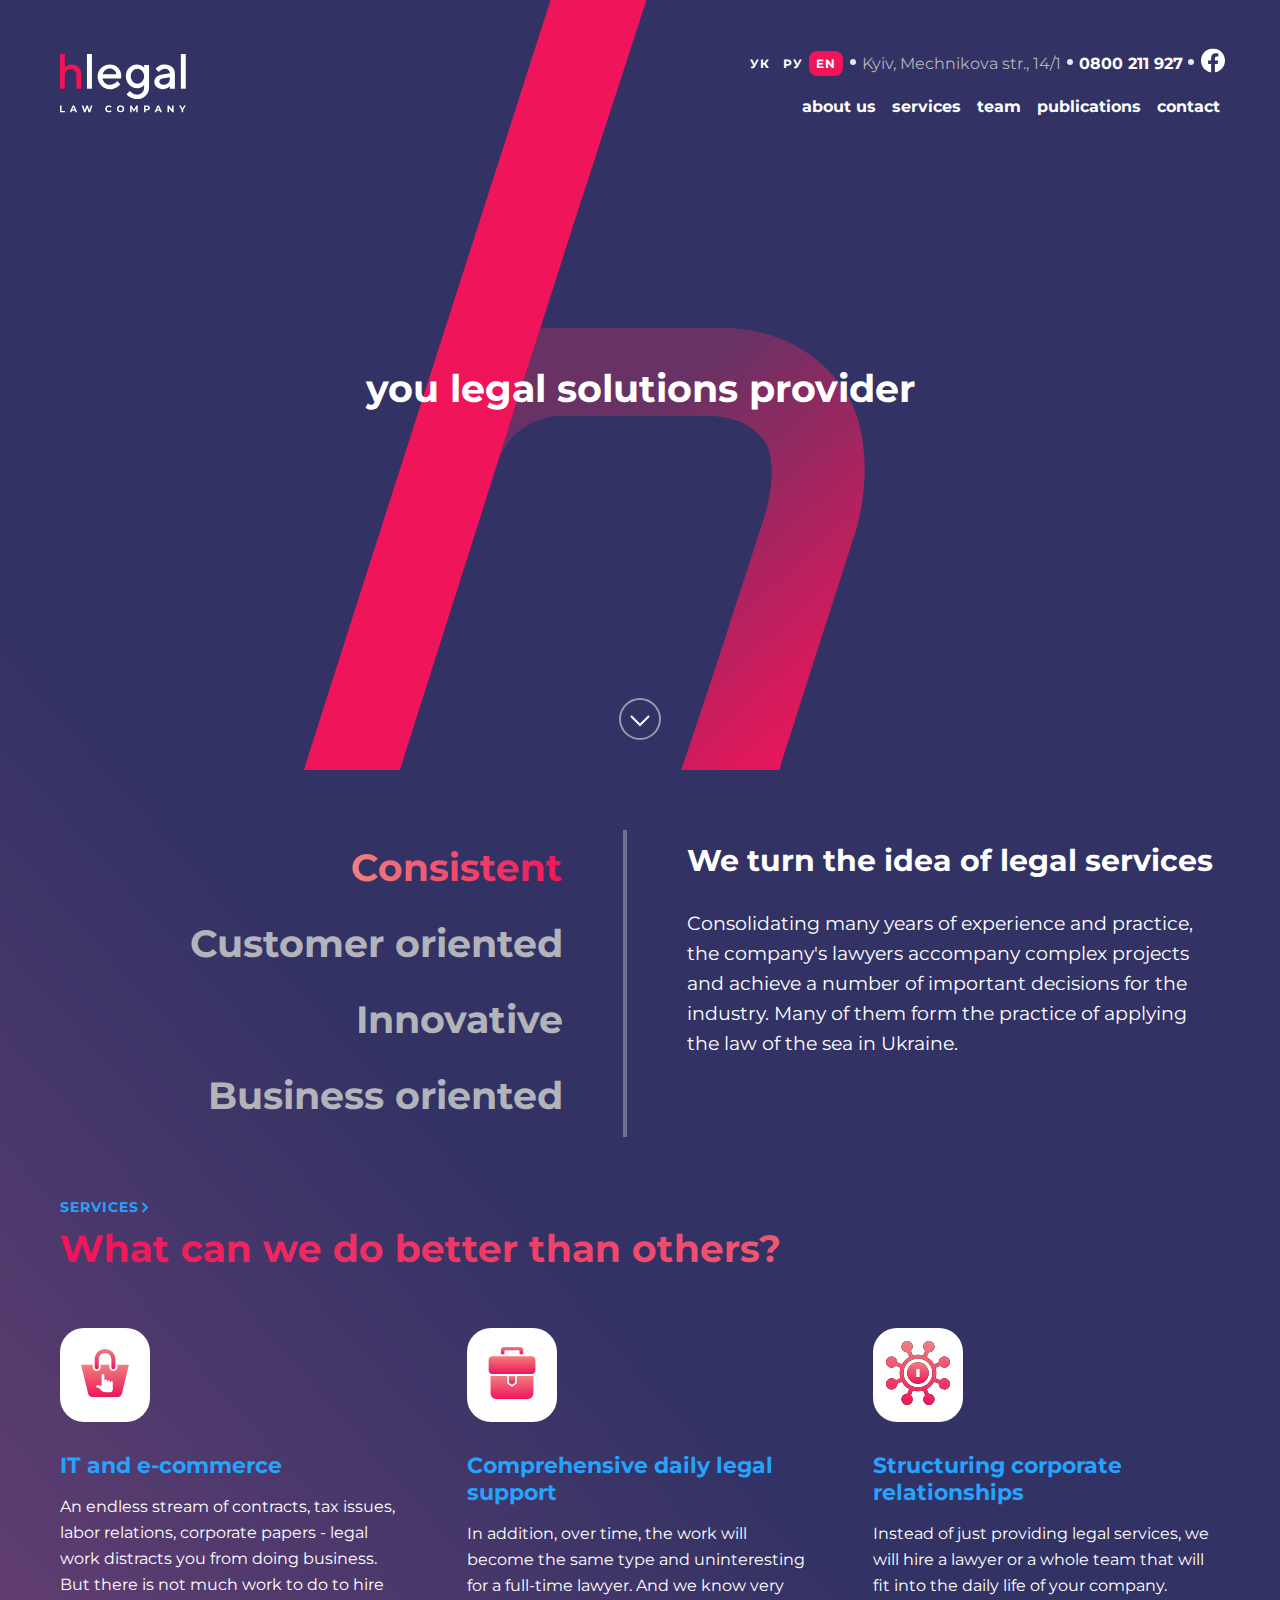
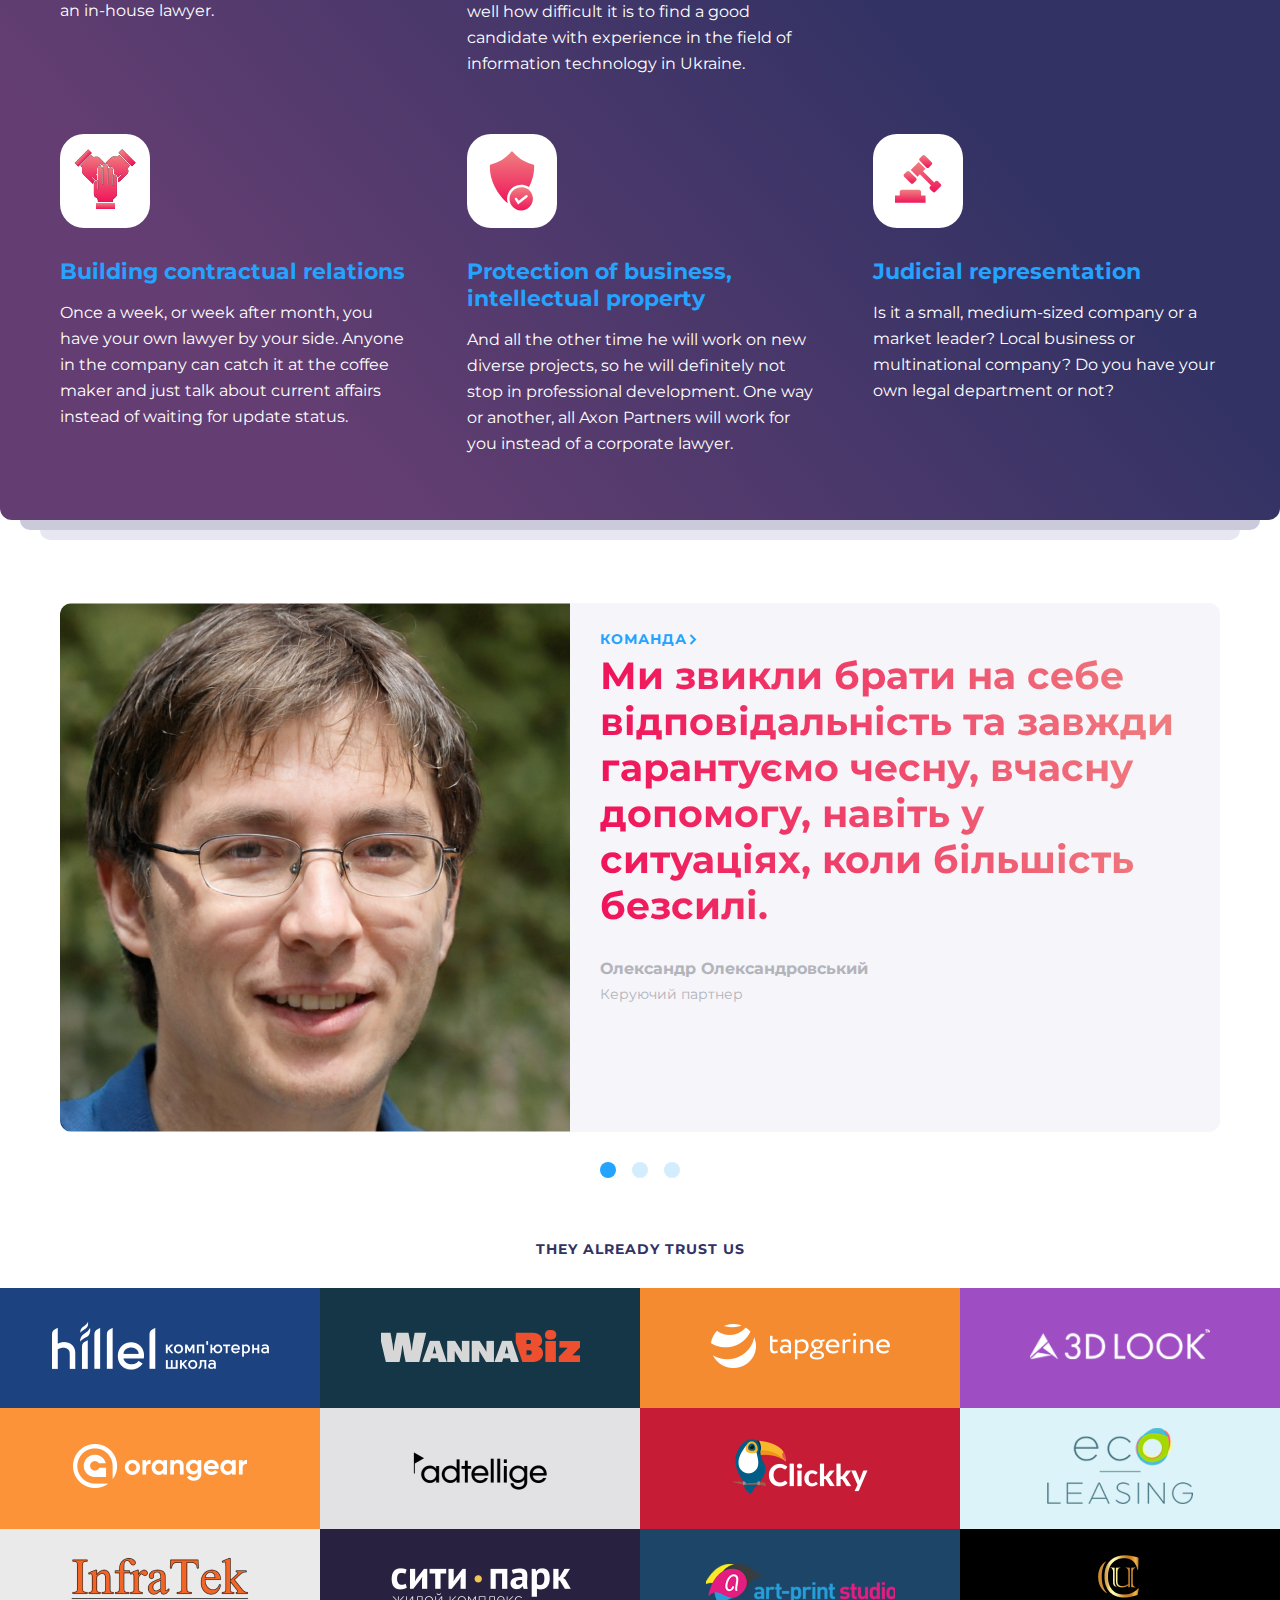
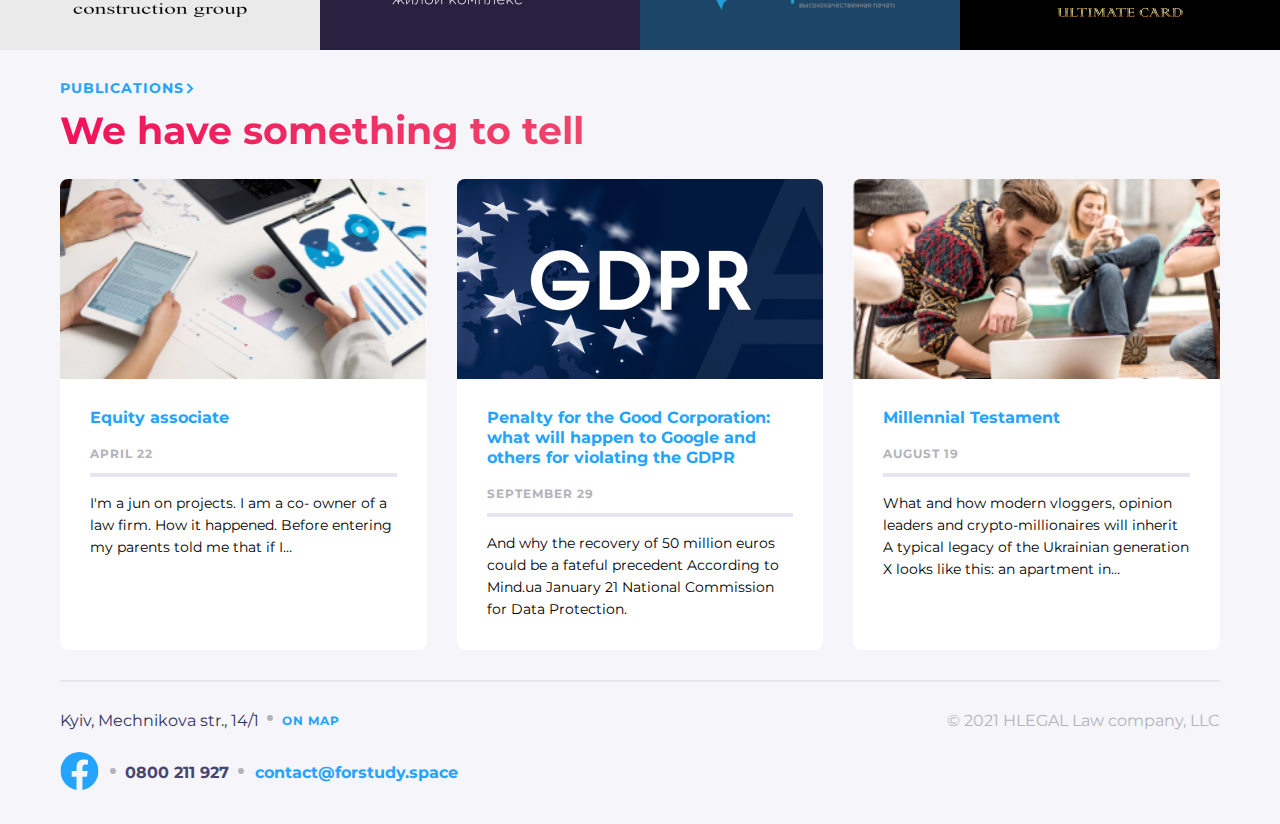
<file: app/index.html>
<!DOCTYPE html>
<html lang="en">
  <head>
      <meta charset="UTF-8">
      <meta http-equiv="X-UA-Compatible" content="IE=edge">
      <meta name="viewport" content="width-device-width, initial-scale=1.0">
      <link rel="preload" href="../app/fonts/montserrat-v24-latin_cyrillic-700.woff2" as="font" type="font/woff2">
      <link rel="preload" href="../app/fonts/montserrat-v24-latin_cyrillic-regular.woff2" as="font" type="font/woff2">
      <link rel="stylesheet" href="css/style.css">
      <title>Document</title>
  </head>
  <body class="body">
    <header class="header">
      <div class="header-top">
        <div class="header-top__info">
          <div class="header-top__info-inset container header-top__p-60">
            <ul class="header-top__lang">
              <li class="header-top__lang-li"><a href="#" class="header-top__lang-item">Ук</a></li>
              <li class="header-top__lang-li"><a href="#" class="header-top__lang-item">Ру</a></li>
              <li class="header-top__lang-li"><a href="#" class="header-top__lang-item header-top__active">En</a></li>
            </ul>
            <a href="#" class="header-top__adress">
              Kyiv, Mechnikova str., 14/1
            </a>
            <a href="tel:+0800211927" class="header-top__tel">0800 211 927</a>
            <a href="#" class="header-top__social" aria-label="link-facebook">
              <svg width="24" height="25" viewBox="0 0 24 25" fill="none" xmlns="http://www.w3.org/2000/svg">
                <g clip-path="url(#clip0_27281_1490)">
                  <path d="M24 12.5733C24 5.90541 18.6274 0.5 12 0.5C5.37258 0.5 0 5.90541 0 12.5733C0 18.5995 4.38823 23.5943 10.125 24.5V16.0633H7.07813V12.5733H10.125V9.91343C10.125 6.88755 11.9165 5.21615 14.6576 5.21615C15.9705 5.21615 17.3438 5.45195 17.3438 5.45195V8.42313H15.8306C14.3399 8.42313 13.875 9.35379 13.875 10.3086V12.5733H17.2031L16.6711 16.0633H13.875V24.5C19.6118 23.5943 24 18.5995 24 12.5733Z" fill="white"/>
                </g>
                <defs>
                  <clipPath id="clip0_27281_1490">
                    <rect width="24" height="24" fill="white" transform="translate(0 0.5)"/>
                  </clipPath>
                </defs>
              </svg>
            </a>
          </div>
        </div>
        <div class="header-top__logo-menu container header-top__p-60">
          <a href="#" class="header-top__logo-link" aria-label="link-logo">
            <img src="../app/img/logo.svg" alt="not uploaded" class="header-top__logo-svg">
          </a>
          <div class="header-top__menu">
            <button type="button" class="header-top__menu-button" aria-label="button-menu">
              <svg width="32" height="33" viewBox="0 0 32 33" fill="none" xmlns="http://www.w3.org/2000/svg">
                <path d="M7 10.5H25" stroke="white" stroke-width="2"/>
                <path d="M7 16.5H25" stroke="white" stroke-width="2"/>
                <path d="M7 22.5H25" stroke="white" stroke-width="2"/>
              </svg>
            </button>
          </div>
        </div>
        <nav class="nav container nav__p-60">
          <a href="about.html" class="nav__item">about us</a>
          <a href="#" class="nav__item">services</a>
          <a href="#" class="nav__item">team</a>
          <a href="#" class="nav__item">publications</a>
          <a href="#" class="nav__item">contact</a>
        </nav>
      </div>
    </header>
    <main class="main">
      <div class="main__inset-info">
        <div class="main__top">
          <h2 class="main__title-text container p-30 main__p-60">
            you legal<br class="main__br">
            solutions
            provider
          </h2>
          <a class="main__bottom-scroll" aria-label="link-scroll">
            <svg width="42" height="42" viewBox="0 0 42 42" fill="none" xmlns="http://www.w3.org/2000/svg" class="main__scroll-sign">
              <circle opacity="0.5" cx="21" cy="21" r="20" stroke="white" stroke-width="2"/>
              <path d="M12 18L21 27L30 18" stroke="white" stroke-width="2"/>
            </svg>
          </a>
        </div>
        <div class="main__scroll-description">
          <div class="main__scroll">
            <button type="button" class="main__scroll-item main__scroll-item-active">Consistent</button>
            <button type="button" class="main__scroll-item">Customer&nbsp;oriented</button>
            <button type="button" class="main__scroll-item">Innovative</button>
            <button type="button" class="main__scroll-item">Business oriented</button>
          </div>
          <div class="main__idea-serv container p-30 main__p-60">
            <h2 class="main__idea-title">
              We turn the idea of legal
              services
            </h2>
            <p class="main__idea-text">
              Consolidating many years of
              experience and practice, the
              company's lawyers accompany
              complex projects and achieve a
              number of important decisions
              for the industry. Many of them
              form the practice of applying the
              law of the sea in Ukraine.
            </p>
          </div>
        </div>
        <div class="main__abt-dignity">
          <div class="dignity container p-30 main__p-60">
            <a href="#" class="dignity__link-services">Services</a>
            <h2 class="dignity__title" >
              What can we do better than <br class="dignity__br-tablet">
              others?
            </h2>
            <div class="dignity__inset">
              <div class="dignity__item">
                <div class="dignity__item-img">
                  <svg width="64" height="64" viewBox="0 0 64 64" fill="none" xmlns="http://www.w3.org/2000/svg">
                    <path d="M23.7339 28.125C24.8379 28.125 25.7339 27.229 25.7339 26.125V18.325C25.7339 14.838 28.5709 12 32.0579 12C35.5449 12 38.3829 14.838 38.3829 18.325V26.125C38.3829 27.229 39.2779 28.125 40.3829 28.125C41.4869 28.125 42.3829 27.229 42.3829 26.125V18.325C42.3839 12.632 37.7519 8 32.0579 8C26.3659 8 21.7339 12.632 21.7339 18.325V26.125C21.7339 27.229 22.6299 28.125 23.7339 28.125Z" fill="url(#paint0_linear_22728_12613)"/>
                    <path d="M55 23.6309H44.384V26.1249C44.384 28.3309 42.59 30.1249 40.384 30.1249C38.178 30.1249 36.384 28.3309 36.384 26.1249V23.6309H27.735V26.1249C27.735 28.3309 25.941 30.1249 23.735 30.1249C21.529 30.1249 19.735 28.3309 19.735 26.1249V23.6309H8.99997C8.44797 23.6309 8.10697 24.0659 8.23797 24.6019L15.236 53.0989C15.658 54.7009 17.344 55.9999 19 55.9999H45C46.658 55.9999 48.342 54.7009 48.766 53.0989L55.762 24.6019C55.893 24.0649 55.553 23.6309 55 23.6309Z" fill="url(#paint1_linear_22728_12613)"/>
                    <path d="M28.6001 34.4C28.6001 33.6265 29.2266 33 30.0001 33C30.7736 33 31.4001 33.6265 31.4001 34.4V41.35L31.4001 40C31.4001 39.2265 32.0266 38.6 32.8001 38.6C33.5736 38.6 34.2001 39.2265 34.2001 40V41.6764C34.2127 40.9141 34.8346 39.3 35.6 39.3C36.3731 39.3 36.9999 39.9268 37 40.7C37 40.7 37.0411 41.7411 37.1332 41.8033C37.3572 41.3285 37.8402 40 38.4 40C39.1732 40 39.8 40.6268 39.8 41.4V48.4C39.8 49.9463 38.5463 51.2 37 51.2H32.3198C30.8344 51.2 29.4099 50.6099 28.3599 49.5599L26.15 47.35L23 45.9402C23.0051 44.6033 24.0526 44.2 25.1 44.2C26.0023 44.2 26.8136 44.3407 28.6 45.25L28.6001 34.4Z" fill="white"/>
                    <defs>
                      <linearGradient id="paint0_linear_22728_12613" x1="32.0584" y1="8" x2="32.0584" y2="28.125" gradientUnits="userSpaceOnUse">
                        <stop offset="0" stop-color="#EF8080"/>
                        <stop offset="1" stop-color="#F0145A"/>
                      </linearGradient>
                      <linearGradient id="paint1_linear_22728_12613" x1="32" y1="23.6309" x2="32" y2="55.9999" gradientUnits="userSpaceOnUse">
                        <stop  offset="0" stop-color="#EF8080"/>
                        <stop offset="1" stop-color="#F0145A"/>
                      </linearGradient>
                    </defs>
                  </svg>
                </div>
                <h3 class="dignity__item-title">
                  IT and e-commerce
                </h3>
                <p class="dignity__item-text">
                  An endless stream of contracts, tax
                  issues, labor relations, corporate papers
                  - legal work distracts you from doing
                  business. But there is not much work
                  to do to hire an in-house lawyer.
                </p>
              </div>
              <div class="dignity__item">
                <div class="dignity__item-img">
                  <svg width="64" height="64" viewBox="0 0 64 64" fill="none" xmlns="http://www.w3.org/2000/svg">
                    <path fill-rule="evenodd" clip-rule="evenodd" d="M53.4512 35.0781V52.3733C53.4512 55.4666 51.0269 58.0017 48.0631 58.0017H15.9701C13.0063 58.0017 10.582 55.4666 10.582 52.3733V35.0781H27.2481V42.5889L32.0166 45.7224L36.7851 42.5889V35.0781H53.4512Z" fill="url(#paint0_linear_22728_12620)"/>
                    <path fill-rule="evenodd" clip-rule="evenodd" d="M28.9185 35.0781V41.6866L32.0166 43.7222L35.1146 41.6866V35.0781H28.9185Z" fill="url(#paint1_linear_22728_12620)"/>
                    <path fill-rule="evenodd" clip-rule="evenodd" d="M12.0732 15.1445H51.9597C53.8421 15.1445 55.3805 16.8526 55.3805 18.94V29.1931C55.3805 31.2805 53.8421 32.9886 51.9597 32.9886H36.3137H27.7192H12.0732C10.1908 32.9886 8.65234 31.2805 8.65234 29.1931V18.94C8.65234 16.8526 10.1908 15.1445 12.0732 15.1445Z" fill="url(#paint2_linear_22728_12620)"/>
                    <path fill-rule="evenodd" clip-rule="evenodd" d="M23.7117 5.95508H40.3213C41.8644 5.95508 43.1272 7.21788 43.1272 8.76103V13.1384H39.5697V10.5516C39.5697 9.8542 38.9996 9.2817 38.3022 9.2817H25.7308C25.0334 9.2817 24.4633 9.8542 24.4633 10.5516V13.1384H20.9058V8.76103C20.9058 7.21788 22.1686 5.95508 23.7117 5.95508Z" fill="url(#paint3_linear_22728_12620)"/>
                    <defs>
                      <linearGradient id="paint0_linear_22728_12620" x1="32.0166" y1="35.0781" x2="32.0166" y2="58.0017" gradientUnits="userSpaceOnUse">
                        <stop offset="0" stop-color="#EF8080"/>
                        <stop offset="1" stop-color="#F0145A"/>
                      </linearGradient>
                      <linearGradient id="paint1_linear_22728_12620" x1="32.0166" y1="35.0781" x2="32.0166" y2="43.7222" gradientUnits="userSpaceOnUse">
                        <stop offset="0" stop-color="#EF8080"/>
                        <stop offset="1" stop-color="#F0145A"/>
                      </linearGradient>
                      <linearGradient id="paint2_linear_22728_12620" x1="32.0164" y1="15.1445" x2="32.0164" y2="32.9886" gradientUnits="userSpaceOnUse">
                        <stop offset="0" stop-color="#EF8080"/>
                        <stop offset="1" stop-color="#F0145A"/>
                      </linearGradient>
                      <linearGradient id="paint3_linear_22728_12620" x1="32.0165" y1="5.95508" x2="32.0165" y2="13.1384" gradientUnits="userSpaceOnUse">
                        <stop offset="0" stop-color="#EF8080"/>
                        <stop offset="1" stop-color="#F0145A"/>
                      </linearGradient>
                    </defs>
                  </svg>
                </div>
                <h3 class="dignity__item-title">
                  Comprehensive daily legal support
                </h3>
                <p class="dignity__item-text">
                  In addition, over time, the work will
                  become the same type and
                  uninteresting for a full-time lawyer.
                  And we know very well how difficult it
                  is to find a good candidate with
                  experience in the field of information technology in Ukraine.
                </p>
              </div>
              <div class="dignity__item">
                <div class="dignity__item-img">
                  <svg width="64" height="64" viewBox="0 0 64 64" fill="none" xmlns="http://www.w3.org/2000/svg">
                    <path d="M60.5262 37.7273C59.8387 37.4426 59.115 37.2982 58.3751 37.2982C56.7434 37.2982 55.2361 37.9946 54.1895 39.1615L52.9695 38.6562L49.4894 37.2147C49.9833 35.5616 50.2498 33.8113 50.2498 31.9998C50.2498 30.1883 49.9831 28.4381 49.4894 26.7849L52.9695 25.3435L54.1895 24.8381C55.2361 26.0051 56.7434 26.7014 58.3751 26.7014C59.115 26.7014 59.8387 26.5571 60.5262 26.2722C63.3916 25.0852 64.7574 21.7883 63.5704 18.9227C62.6964 16.8128 60.6559 15.4493 58.3721 15.4493C57.6322 15.4493 56.9085 15.5937 56.221 15.8786C53.9627 16.814 52.6372 19.0598 52.7572 21.3722L51.5301 21.8805L48.0511 23.3215C46.361 20.208 43.7915 17.6383 40.678 15.9483L42.119 12.4694L42.6268 11.2436C42.7251 11.2487 42.8238 11.2517 42.9228 11.2517C45.2066 11.2517 47.247 9.88836 48.1211 7.77836C49.308 4.91287 47.9424 1.61587 45.0769 0.428874C44.3893 0.144375 43.6656 0 42.9258 0C40.6419 0 38.6015 1.36337 37.7274 3.47337C36.792 5.73161 37.4428 8.25698 39.1628 9.80723L38.6563 11.0301L37.2148 14.5102C35.5617 14.0165 33.8114 13.7498 31.9999 13.7498C30.1884 13.7498 28.4382 14.0165 26.785 14.5102L25.3435 11.0301L24.8371 9.80723C26.557 8.25698 27.2078 5.73161 26.2724 3.47324C25.3983 1.36337 23.3577 0 21.0739 0C20.3341 0 19.6103 0.144375 18.9228 0.429249C16.0574 1.61625 14.6917 4.91312 15.8787 7.77874C16.7527 9.88861 18.7932 11.2521 21.0769 11.2521C21.1759 11.2521 21.2746 11.2491 21.3729 11.244L21.8807 12.4697L23.3217 15.9487C20.2082 17.6388 17.6386 20.2083 15.9486 23.3218L12.4696 21.8808L11.2425 21.3726C11.3625 19.0602 10.037 16.8143 7.77871 15.8788C7.09121 15.5941 6.36746 15.4497 5.62759 15.4497C3.34372 15.4497 1.30335 16.8131 0.429222 18.9231C-0.757651 21.7886 0.607971 25.0856 3.47347 26.2726C4.16096 26.5573 4.88471 26.7017 5.62459 26.7017C7.25633 26.7017 8.76358 26.0053 9.8102 24.8383L11.0302 25.3437L14.5103 26.7852C14.0164 28.4383 13.7499 30.1886 13.7499 32.0001C13.7499 33.8116 14.0166 35.5618 14.5103 37.2149L11.0301 38.6562L9.81008 39.1615C8.76346 37.9946 7.25621 37.2982 5.62446 37.2982C4.88459 37.2982 4.16084 37.4426 3.47334 37.7274C0.607971 38.9144 -0.757776 42.2113 0.429222 45.0769C1.30322 47.1868 3.34372 48.5503 5.62746 48.5503C6.36734 48.5503 7.09108 48.4059 7.77858 48.121C10.0368 47.1857 11.3623 44.9398 11.2423 42.6274L12.4694 42.1192L15.9484 40.6782C17.6386 43.7917 20.2081 46.3613 23.3216 48.0513L21.8806 51.5303L21.3728 52.756C21.2744 52.7509 21.1758 52.7479 21.0768 52.7479C18.7929 52.7479 16.7526 54.1113 15.8784 56.2213C14.6916 59.0868 16.0572 62.3838 18.9227 63.5708C19.6102 63.8555 20.3339 63.9999 21.0738 63.9999C23.3577 63.9999 25.3981 62.6365 26.2722 60.5265C27.2075 58.2683 26.5568 55.7429 24.8368 54.1926L25.3433 52.9698L26.7848 49.4897C28.4379 49.9834 30.1882 50.25 31.9997 50.25C33.8112 50.25 35.5614 49.9834 37.2145 49.4897L38.656 52.9698L39.1625 54.1926C37.4425 55.7429 36.7918 58.2683 37.7272 60.5266C38.6012 62.6365 40.6416 64 42.9254 64C43.6653 64 44.389 63.8556 45.0765 63.5708C47.9419 62.3838 49.3076 59.0869 48.1206 56.2213C47.2466 54.1114 45.2061 52.7479 42.9224 52.7479C42.8234 52.7479 42.7248 52.7509 42.6264 52.756L42.1186 51.5303L40.6776 48.0513C43.7911 46.3612 46.3608 43.7917 48.0508 40.6782L51.5298 42.1192L52.7569 42.6274C52.6369 44.9398 53.9624 47.1857 56.2206 48.1212C56.9081 48.4059 57.6319 48.5503 58.3717 48.5503C60.6556 48.5503 62.696 47.1869 63.5701 45.0769C64.7574 42.2113 63.3919 38.9143 60.5262 37.7273ZM31.9999 46.4998C24.0047 46.4998 17.4999 39.995 17.4999 31.9998C17.4999 24.0046 24.0047 17.4998 31.9999 17.4998C39.9952 17.4998 46.4999 24.0046 46.4999 31.9998C46.4999 39.995 39.995 46.4998 31.9999 46.4998Z" fill="black"/>
                    <path d="M60.5262 37.7273C59.8387 37.4426 59.115 37.2982 58.3751 37.2982C56.7434 37.2982 55.2361 37.9946 54.1895 39.1615L52.9695 38.6562L49.4894 37.2147C49.9833 35.5616 50.2498 33.8113 50.2498 31.9998C50.2498 30.1883 49.9831 28.4381 49.4894 26.7849L52.9695 25.3435L54.1895 24.8381C55.2361 26.0051 56.7434 26.7014 58.3751 26.7014C59.115 26.7014 59.8387 26.5571 60.5262 26.2722C63.3916 25.0852 64.7574 21.7883 63.5704 18.9227C62.6964 16.8128 60.6559 15.4493 58.3721 15.4493C57.6322 15.4493 56.9085 15.5937 56.221 15.8786C53.9627 16.814 52.6372 19.0598 52.7572 21.3722L51.5301 21.8805L48.0511 23.3215C46.361 20.208 43.7915 17.6383 40.678 15.9483L42.119 12.4694L42.6268 11.2436C42.7251 11.2487 42.8238 11.2517 42.9228 11.2517C45.2066 11.2517 47.247 9.88836 48.1211 7.77836C49.308 4.91287 47.9424 1.61587 45.0769 0.428874C44.3893 0.144375 43.6656 0 42.9258 0C40.6419 0 38.6015 1.36337 37.7274 3.47337C36.792 5.73161 37.4428 8.25698 39.1628 9.80723L38.6563 11.0301L37.2148 14.5102C35.5617 14.0165 33.8114 13.7498 31.9999 13.7498C30.1884 13.7498 28.4382 14.0165 26.785 14.5102L25.3435 11.0301L24.8371 9.80723C26.557 8.25698 27.2078 5.73161 26.2724 3.47324C25.3983 1.36337 23.3577 0 21.0739 0C20.3341 0 19.6103 0.144375 18.9228 0.429249C16.0574 1.61625 14.6917 4.91312 15.8787 7.77874C16.7527 9.88861 18.7932 11.2521 21.0769 11.2521C21.1759 11.2521 21.2746 11.2491 21.3729 11.244L21.8807 12.4697L23.3217 15.9487C20.2082 17.6388 17.6386 20.2083 15.9486 23.3218L12.4696 21.8808L11.2425 21.3726C11.3625 19.0602 10.037 16.8143 7.77871 15.8788C7.09121 15.5941 6.36746 15.4497 5.62759 15.4497C3.34372 15.4497 1.30335 16.8131 0.429222 18.9231C-0.757651 21.7886 0.607971 25.0856 3.47347 26.2726C4.16096 26.5573 4.88471 26.7017 5.62459 26.7017C7.25633 26.7017 8.76358 26.0053 9.8102 24.8383L11.0302 25.3437L14.5103 26.7852C14.0164 28.4383 13.7499 30.1886 13.7499 32.0001C13.7499 33.8116 14.0166 35.5618 14.5103 37.2149L11.0301 38.6562L9.81008 39.1615C8.76346 37.9946 7.25621 37.2982 5.62446 37.2982C4.88459 37.2982 4.16084 37.4426 3.47334 37.7274C0.607971 38.9144 -0.757776 42.2113 0.429222 45.0769C1.30322 47.1868 3.34372 48.5503 5.62746 48.5503C6.36734 48.5503 7.09108 48.4059 7.77858 48.121C10.0368 47.1857 11.3623 44.9398 11.2423 42.6274L12.4694 42.1192L15.9484 40.6782C17.6386 43.7917 20.2081 46.3613 23.3216 48.0513L21.8806 51.5303L21.3728 52.756C21.2744 52.7509 21.1758 52.7479 21.0768 52.7479C18.7929 52.7479 16.7526 54.1113 15.8784 56.2213C14.6916 59.0868 16.0572 62.3838 18.9227 63.5708C19.6102 63.8555 20.3339 63.9999 21.0738 63.9999C23.3577 63.9999 25.3981 62.6365 26.2722 60.5265C27.2075 58.2683 26.5568 55.7429 24.8368 54.1926L25.3433 52.9698L26.7848 49.4897C28.4379 49.9834 30.1882 50.25 31.9997 50.25C33.8112 50.25 35.5614 49.9834 37.2145 49.4897L38.656 52.9698L39.1625 54.1926C37.4425 55.7429 36.7918 58.2683 37.7272 60.5266C38.6012 62.6365 40.6416 64 42.9254 64C43.6653 64 44.389 63.8556 45.0765 63.5708C47.9419 62.3838 49.3076 59.0869 48.1206 56.2213C47.2466 54.1114 45.2061 52.7479 42.9224 52.7479C42.8234 52.7479 42.7248 52.7509 42.6264 52.756L42.1186 51.5303L40.6776 48.0513C43.7911 46.3612 46.3608 43.7917 48.0508 40.6782L51.5298 42.1192L52.7569 42.6274C52.6369 44.9398 53.9624 47.1857 56.2206 48.1212C56.9081 48.4059 57.6319 48.5503 58.3717 48.5503C60.6556 48.5503 62.696 47.1869 63.5701 45.0769C64.7574 42.2113 63.3919 38.9143 60.5262 37.7273ZM31.9999 46.4998C24.0047 46.4998 17.4999 39.995 17.4999 31.9998C17.4999 24.0046 24.0047 17.4998 31.9999 17.4998C39.9952 17.4998 46.4999 24.0046 46.4999 31.9998C46.4999 39.995 39.995 46.4998 31.9999 46.4998Z" fill="url(#paint0_linear_22728_12627)"/>
                    <path d="M32 21.25C26.0725 21.25 21.25 26.0725 21.25 32C21.25 37.9275 26.0725 42.75 32 42.75C37.9275 42.75 42.75 37.9275 42.75 32C42.75 26.0725 37.9275 21.25 32 21.25ZM33.875 36.125H30.125V27.875H33.875V36.125Z" fill="black"/>
                    <path d="M32 21.25C26.0725 21.25 21.25 26.0725 21.25 32C21.25 37.9275 26.0725 42.75 32 42.75C37.9275 42.75 42.75 37.9275 42.75 32C42.75 26.0725 37.9275 21.25 32 21.25ZM33.875 36.125H30.125V27.875H33.875V36.125Z" fill="url(#paint1_linear_22728_12627)"/>
                    <defs>
                      <linearGradient id="paint0_linear_22728_12627" x1="31.9998" y1="0" x2="31.9998" y2="64" gradientUnits="userSpaceOnUse">
                        <stop offset="0" stop-color="#EF8080"/>
                        <stop offset="1" stop-color="#F0145A"/>
                      </linearGradient>
                      <linearGradient id="paint1_linear_22728_12627" x1="32" y1="21.25" x2="32" y2="42.75" gradientUnits="userSpaceOnUse">
                        <stop offset="0" stop-color="#EF8080"/>
                        <stop offset="1" stop-color="#F0145A"/>
                      </linearGradient>
                    </defs>
                  </svg>
                </div>
                <h3 class="dignity__item-title">
                  Structuring corporate relationships
                </h3>
                <p class="dignity__item-text">
                  Instead of just providing legal services,
                  we will hire a lawyer or a whole team
                  that will fit into the daily life of your
                  company.
                </p>
              </div>
              <div class="dignity__item">
                <div class="dignity__item-img">
                  <svg width="64" height="64" viewBox="0 0 64 64" fill="none" xmlns="http://www.w3.org/2000/svg">
                    <path d="M42.0059 56H23.0059V62H42.0059V56Z" fill="black"/>
                    <path d="M42.0059 56H23.0059V62H42.0059V56Z" fill="url(#paint0_linear_22728_12634)"/>
                    <path d="M15.1728 2.45168L1.73779 15.8867L5.27333 19.4223L18.7084 5.98722L15.1728 2.45168Z" fill="black"/>
                    <path d="M15.1728 2.45168L1.73779 15.8867L5.27333 19.4223L18.7084 5.98722L15.1728 2.45168Z" fill="url(#paint1_linear_22728_12634)"/>
                    <path d="M49.1127 2.31995L45.5771 5.85547L59.0122 19.2905L62.5477 15.755L49.1127 2.31995Z" fill="black"/>
                    <path d="M49.1127 2.31995L45.5771 5.85547L59.0122 19.2905L62.5477 15.755L49.1127 2.31995Z" fill="url(#paint2_linear_22728_12634)"/>
                    <path d="M44.5564 9.70843L41.8651 9.59436C41.089 9.48482 40.2981 9.55713 39.5548 9.80558C38.8115 10.054 38.1361 10.4718 37.5819 11.026L32.0775 16.5305L26.3239 10.7769C25.8244 10.2888 25.2011 9.94628 24.5214 9.78612C23.8416 9.62596 23.131 9.65426 22.4661 9.86798C21.8388 10.0587 21.1715 10.0755 20.5355 9.9164C19.8995 9.75732 19.3186 9.42842 18.8551 8.96483L18.0012 8.11095L7.39453 18.7175L9.12253 20.4455L9.00845 23.1368C8.89891 23.9128 8.97122 24.7037 9.21966 25.447C9.46811 26.1903 9.8859 26.8657 10.4401 27.4199L20.0525 37.0324C20.181 35.7705 20.7856 34.6051 21.7432 33.7734L18.7482 30.7785L19.4553 30.0714L22.5836 33.1996C23.027 32.9472 23.5068 32.7649 24.0059 32.6591V28.9651L22.2838 27.243L22.9908 26.5358L24.0059 27.5509V22.201C23.9948 21.3168 24.3086 20.4592 24.8879 19.791C25.4672 19.1228 26.2716 18.6904 27.1485 18.576C27.4792 18.544 27.8128 18.559 28.1393 18.6208L26.9098 17.3914L27.6169 16.6843L29.4131 18.4804C29.7312 17.864 30.2233 17.3547 30.8283 17.0154C31.4333 16.6762 32.1246 16.5221 32.8165 16.5721C33.6513 16.6697 34.4258 17.0562 35.0057 17.6647C35.5855 18.2733 35.9342 19.0655 35.9913 19.9041C36.5596 19.634 37.1894 19.5194 37.8165 19.5721C38.7075 19.6788 39.5273 20.1126 40.1166 20.7895C40.7059 21.4663 41.0229 22.3379 41.0059 23.2352V26.6591C41.916 26.8491 42.7551 27.289 43.4292 27.9293C44.1032 28.5696 44.5855 29.3851 44.822 30.2842L47.6105 27.4957L48.3176 28.2029L45.0023 31.5181C45.0024 31.5319 45.0059 31.5447 45.0059 31.5585V34.8785C45.9043 34.7845 46.7437 34.3864 47.3848 33.7501L54.225 26.9099C54.7131 26.4104 55.0556 25.7871 55.2158 25.1073C55.3759 24.4276 55.3476 23.7169 55.1339 23.0521C54.9431 22.4248 54.9264 21.7575 55.0855 21.1215C55.2445 20.4854 55.5735 19.9046 56.0371 19.441L56.8909 18.5871L46.2844 7.98047L44.5564 9.70843Z" fill="black"/>
                    <path d="M44.5564 9.70843L41.8651 9.59436C41.089 9.48482 40.2981 9.55713 39.5548 9.80558C38.8115 10.054 38.1361 10.4718 37.5819 11.026L32.0775 16.5305L26.3239 10.7769C25.8244 10.2888 25.2011 9.94628 24.5214 9.78612C23.8416 9.62596 23.131 9.65426 22.4661 9.86798C21.8388 10.0587 21.1715 10.0755 20.5355 9.9164C19.8995 9.75732 19.3186 9.42842 18.8551 8.96483L18.0012 8.11095L7.39453 18.7175L9.12253 20.4455L9.00845 23.1368C8.89891 23.9128 8.97122 24.7037 9.21966 25.447C9.46811 26.1903 9.8859 26.8657 10.4401 27.4199L20.0525 37.0324C20.181 35.7705 20.7856 34.6051 21.7432 33.7734L18.7482 30.7785L19.4553 30.0714L22.5836 33.1996C23.027 32.9472 23.5068 32.7649 24.0059 32.6591V28.9651L22.2838 27.243L22.9908 26.5358L24.0059 27.5509V22.201C23.9948 21.3168 24.3086 20.4592 24.8879 19.791C25.4672 19.1228 26.2716 18.6904 27.1485 18.576C27.4792 18.544 27.8128 18.559 28.1393 18.6208L26.9098 17.3914L27.6169 16.6843L29.4131 18.4804C29.7312 17.864 30.2233 17.3547 30.8283 17.0154C31.4333 16.6762 32.1246 16.5221 32.8165 16.5721C33.6513 16.6697 34.4258 17.0562 35.0057 17.6647C35.5855 18.2733 35.9342 19.0655 35.9913 19.9041C36.5596 19.634 37.1894 19.5194 37.8165 19.5721C38.7075 19.6788 39.5273 20.1126 40.1166 20.7895C40.7059 21.4663 41.0229 22.3379 41.0059 23.2352V26.6591C41.916 26.8491 42.7551 27.289 43.4292 27.9293C44.1032 28.5696 44.5855 29.3851 44.822 30.2842L47.6105 27.4957L48.3176 28.2029L45.0023 31.5181C45.0024 31.5319 45.0059 31.5447 45.0059 31.5585V34.8785C45.9043 34.7845 46.7437 34.3864 47.3848 33.7501L54.225 26.9099C54.7131 26.4104 55.0556 25.7871 55.2158 25.1073C55.3759 24.4276 55.3476 23.7169 55.1339 23.0521C54.9431 22.4248 54.9264 21.7575 55.0855 21.1215C55.2445 20.4854 55.5735 19.9046 56.0371 19.441L56.8909 18.5871L46.2844 7.98047L44.5564 9.70843Z" fill="url(#paint3_linear_22728_12634)"/>
                    <path d="M29.8802 21.6901C29.8042 21.0405 29.4757 20.4468 28.9657 20.0373C28.4557 19.6278 27.8051 19.4353 27.1544 19.5015C26.5232 19.5886 25.946 19.9046 25.5326 20.3894C25.1192 20.8742 24.8984 21.4941 24.9121 22.1311V33.4885C23.8512 33.4885 22.8338 33.9099 22.0837 34.66C21.3335 35.4102 20.9121 36.4276 20.9121 37.4885V47.1619C20.9202 47.8603 21.1187 48.5432 21.4861 49.1371C21.8536 49.7311 22.376 50.2135 22.9973 50.5325C23.5757 50.8412 24.0594 51.3012 24.3967 51.8634C24.734 52.4256 24.9121 53.0689 24.9121 53.7245V54.9321H39.9121V52.4885L41.8958 50.6661C42.522 50.1948 43.0301 49.5844 43.38 48.8831C43.73 48.1818 43.9121 47.4088 43.9121 46.6251V31.4885C43.9121 30.4276 43.4907 29.4102 42.7405 28.66C41.9904 27.9099 40.973 27.4885 39.9121 27.4885V23.1659C39.9291 22.5187 39.706 21.888 39.2857 21.3955C38.8655 20.903 38.2778 20.5834 37.636 20.4983C37.006 20.4426 36.3785 20.6285 35.8804 21.0183C35.3824 21.408 35.0511 21.9725 34.9537 22.5974H35.4121V38.0407H34.4121V22.5974H34.9121V20.1659C34.9291 19.5187 34.706 18.888 34.2857 18.3955C33.8655 17.903 33.2778 17.5834 32.636 17.4983C32.2902 17.4673 31.9417 17.5086 31.6128 17.6196C31.2838 17.7306 30.9816 17.909 30.7254 18.1432C30.4691 18.3775 30.2645 18.6625 30.1245 18.9802C29.9845 19.2979 29.9121 19.6413 29.9121 19.9885V21.6901H30.4121V37.1335H29.4121V21.6901H29.8802ZM25.3113 42.0407H24.3113V34.0407H25.3113V42.0407ZM39.4121 27.799H40.4121V38.2423H39.4121V27.799Z" fill="black"/>
                    <path d="M29.8802 21.6901C29.8042 21.0405 29.4757 20.4468 28.9657 20.0373C28.4557 19.6278 27.8051 19.4353 27.1544 19.5015C26.5232 19.5886 25.946 19.9046 25.5326 20.3894C25.1192 20.8742 24.8984 21.4941 24.9121 22.1311V33.4885C23.8512 33.4885 22.8338 33.9099 22.0837 34.66C21.3335 35.4102 20.9121 36.4276 20.9121 37.4885V47.1619C20.9202 47.8603 21.1187 48.5432 21.4861 49.1371C21.8536 49.7311 22.376 50.2135 22.9973 50.5325C23.5757 50.8412 24.0594 51.3012 24.3967 51.8634C24.734 52.4256 24.9121 53.0689 24.9121 53.7245V54.9321H39.9121V52.4885L41.8958 50.6661C42.522 50.1948 43.0301 49.5844 43.38 48.8831C43.73 48.1818 43.9121 47.4088 43.9121 46.6251V31.4885C43.9121 30.4276 43.4907 29.4102 42.7405 28.66C41.9904 27.9099 40.973 27.4885 39.9121 27.4885V23.1659C39.9291 22.5187 39.706 21.888 39.2857 21.3955C38.8655 20.903 38.2778 20.5834 37.636 20.4983C37.006 20.4426 36.3785 20.6285 35.8804 21.0183C35.3824 21.408 35.0511 21.9725 34.9537 22.5974H35.4121V38.0407H34.4121V22.5974H34.9121V20.1659C34.9291 19.5187 34.706 18.888 34.2857 18.3955C33.8655 17.903 33.2778 17.5834 32.636 17.4983C32.2902 17.4673 31.9417 17.5086 31.6128 17.6196C31.2838 17.7306 30.9816 17.909 30.7254 18.1432C30.4691 18.3775 30.2645 18.6625 30.1245 18.9802C29.9845 19.2979 29.9121 19.6413 29.9121 19.9885V21.6901H30.4121V37.1335H29.4121V21.6901H29.8802ZM25.3113 42.0407H24.3113V34.0407H25.3113V42.0407ZM39.4121 27.799H40.4121V38.2423H39.4121V27.799Z" fill="url(#paint4_linear_22728_12634)"/>
                    <defs>
                      <linearGradient id="paint0_linear_22728_12634" x1="32.5059" y1="56" x2="32.5059" y2="62" gradientUnits="userSpaceOnUse">
                        <stop offset="0" stop-color="#EF8080"/>
                        <stop offset="1" stop-color="#F0145A"/>
                      </linearGradient>
                      <linearGradient id="paint1_linear_22728_12634" x1="8.45531" y1="9.1692" x2="11.9909" y2="12.7047" gradientUnits="userSpaceOnUse">
                        <stop offset="0" stop-color="#EF8080"/>
                        <stop offset="1" stop-color="#F0145A"/>
                      </linearGradient>
                      <linearGradient id="paint2_linear_22728_12634" x1="47.3449" y1="4.08771" x2="60.78" y2="17.5228" gradientUnits="userSpaceOnUse">
                        <stop offset="0" stop-color="#EF8080"/>
                        <stop offset="1" stop-color="#F0145A"/>
                      </linearGradient>
                      <linearGradient id="paint3_linear_22728_12634" x1="32.1427" y1="7.98047" x2="32.1427" y2="37.0324" gradientUnits="userSpaceOnUse">
                        <stop offset="0" stop-color="#EF8080"/>
                        <stop offset="1" stop-color="#F0145A"/>
                      </linearGradient>
                      <linearGradient id="paint4_linear_22728_12634" x1="32.4121" y1="17.4883" x2="32.4121" y2="54.9321" gradientUnits="userSpaceOnUse">
                        <stop offset="0" stop-color="#EF8080"/>
                        <stop offset="1" stop-color="#F0145A"/>
                      </linearGradient>
                    </defs>
                  </svg>
                </div>
                <h3 class="dignity__item-title">
                  Building contractual relations
                </h3>
                <p class="dignity__item-text">
                  Once a week, or week after month, you
                  have your own lawyer by your side.
                  Anyone in the company can catch it at
                  the coffee maker and just talk about
                  current affairs instead of waiting for
                  update status.
                </p>
              </div>
              <div class="dignity__item">
                <div class="dignity__item-img">
                  <svg width="64" height="64" viewBox="0 0 64 64" fill="none" xmlns="http://www.w3.org/2000/svg">
                    <path d="M41.2317 37.6961C43.5839 37.6961 45.9096 38.2844 47.9577 39.3974C48.3296 39.5979 48.6709 39.8368 49.0194 40.0667C52.3807 33.4869 54.1545 26.5278 54.1545 19.7388C54.1545 19.3573 54.1545 18.9634 54.1423 18.5696C54.1177 18.0158 53.7238 17.5358 53.1699 17.4127C45.7361 15.7881 39.0038 11.7634 33.7115 5.78193L32.9238 4.88342C32.6899 4.61268 32.3577 4.465 32.0007 4.465C31.6192 4.41579 31.3238 4.60036 31.0899 4.85885L29.8838 6.1881C24.8623 11.7142 18.5361 15.5296 11.5946 17.2281L10.7946 17.425C10.253 17.5481 9.8715 18.0281 9.85918 18.5819C9.41612 35.8865 19.6315 48.3296 24.0377 52.8834C25.2306 54.1082 26.5606 55.3256 27.8253 56.3319C27.3509 54.9011 27.0779 53.3957 27.0779 51.8499C27.0779 44.0452 33.427 37.6961 41.2317 37.6961Z" fill="url(#paint0_linear_22728_12641)"/>
                    <path d="M46.7822 41.5593C45.0837 40.6363 43.1637 40.1562 41.2314 40.1562C34.7822 40.1562 29.5391 45.3993 29.5391 51.8486C29.5391 54.027 30.1299 56.1562 31.2622 57.9778C33.416 61.4609 37.133 63.5409 41.2314 63.5409C47.6683 63.5409 52.9237 58.2978 52.9237 51.8486C52.9237 47.5409 50.5729 43.6024 46.7822 41.5593ZM47.2196 50.2918L38.0747 57.4084L34.9527 52.5249C34.5862 51.9522 34.7538 51.1914 35.3265 50.8254C35.8999 50.4588 36.6613 50.6277 37.0261 51.1992L38.6937 53.8074L45.7076 48.3495C46.243 47.9318 47.0171 48.0273 47.4347 48.5646C47.8524 49.1013 47.7556 49.8747 47.2196 50.2918Z" fill="url(#paint1_linear_22728_12641)"/>
                    <defs>
                      <linearGradient id="paint0_linear_22728_12641" x1="31.9999" y1="4.45703" x2="31.9999" y2="56.3319" gradientUnits="userSpaceOnUse">
                        <stop offset="0" stop-color="#EF8080"/>
                        <stop offset="1" stop-color="#F0145A"/>
                      </linearGradient>
                      <linearGradient id="paint1_linear_22728_12641" x1="41.2314" y1="40.1562" x2="41.2314" y2="63.5409" gradientUnits="userSpaceOnUse">
                        <stop offset="0" stop-color="#EF8080"/>
                        <stop offset="1" stop-color="#F0145A"/>
                      </linearGradient>
                    </defs>
                  </svg>
                </div>
                <h3 class="dignity__item-title">
                  Protection of business, intellectual property
                </h3>
                <p class="dignity__item-text">
                  And all the other time he will work on
                  new diverse projects, so he will
                  definitely not stop in professional
                  development. One way or another, all
                  Axon Partners will work for you instead
                  of a corporate lawyer.
                </p>
              </div>
              <div class="dignity__item">
                <div class="dignity__item-img">
                  <svg width="64" height="64" viewBox="0 0 64 64" fill="none" xmlns="http://www.w3.org/2000/svg">
                    <path d="M40.3522 20.389C41.0842 21.121 42.2702 21.123 43.0022 20.389L45.6102 17.781C46.3412 17.049 46.3392 15.863 45.6102 15.13L39.0272 8.549C38.2972 7.817 37.1112 7.817 36.3792 8.549L33.7702 11.157C33.0402 11.889 33.0402 13.075 33.7702 13.805L40.3522 20.389Z" fill="url(#paint0_linear_22728_12648)"/>
                    <path d="M24.766 36.2652C25.497 36.9942 26.683 36.9942 27.414 36.2652L30.023 33.6553C30.755 32.9253 30.755 31.7383 30.023 31.0063L23.44 24.4233C22.709 23.6933 21.523 23.6913 20.791 24.4233L18.183 27.0312C17.451 27.7632 17.453 28.9492 18.183 29.6812L24.766 36.2652Z" fill="url(#paint1_linear_22728_12648)"/>
                    <path d="M54.6481 36.8912L52.0011 34.2412C51.2671 33.5112 50.0841 33.5112 49.3531 34.2412L48.1921 35.4012L36.9871 24.1942L39.4141 21.7662L32.6811 15.0352L30.2531 17.4632L27.1611 20.5532L24.7871 22.9272L31.5191 29.6602L33.8961 27.2872L45.0991 38.4922L44.0511 39.5412C43.3191 40.2702 43.3171 41.4572 44.0511 42.1892L46.6981 44.8372C47.4321 45.5712 48.6171 45.5712 49.3481 44.8372L54.6471 39.5402C55.3801 38.8072 55.3801 37.6232 54.6481 36.8912Z" fill="url(#paint2_linear_22728_12648)"/>
                    <path d="M35.077 44.9425C35.077 43.7435 34.105 42.7695 32.904 42.7695H15.936C14.736 42.7695 13.763 43.7435 13.763 44.9425V48.4695H9V55.8585H39.558V48.4695H35.077V44.9425Z" fill="url(#paint3_linear_22728_12648)"/>
                    <defs>
                      <linearGradient id="paint0_linear_22728_12648" x1="39.6902" y1="8" x2="39.6902" y2="20.9388" gradientUnits="userSpaceOnUse">
                        <stop offset="0" stop-color="#EF8080"/>
                        <stop offset="1" stop-color="#F0145A"/>
                      </linearGradient>
                      <linearGradient id="paint1_linear_22728_12648" x1="24.1034" y1="23.875" x2="24.1034" y2="36.812" gradientUnits="userSpaceOnUse">
                        <stop offset="0" stop-color="#EF8080"/>
                        <stop offset="1" stop-color="#F0145A"/>
                      </linearGradient>
                      <linearGradient id="paint2_linear_22728_12648" x1="39.992" y1="15.0352" x2="39.992" y2="45.3877" gradientUnits="userSpaceOnUse">
                        <stop offset="0" stop-color="#EF8080"/>
                        <stop offset="1" stop-color="#F0145A"/>
                      </linearGradient>
                      <linearGradient id="paint3_linear_22728_12648" x1="24.279" y1="42.7695" x2="24.279" y2="55.8585" gradientUnits="userSpaceOnUse">
                        <stop offset="0" stop-color="#EF8080"/>
                        <stop offset="1" stop-color="#F0145A"/>
                      </linearGradient>
                    </defs>
                  </svg>
                </div>
                <h3 class="dignity__item-title">
                  Judicial representation
                </h3>
                <p class="dignity__item-text">
                  Is it a small, medium-sized company or
                  a market leader? Local business or
                  multinational company? Do you have
                  your own legal department or not?
                </p>
              </div>
            </div>
          </div>
        </div>
      </div>
      <div class="about-team container p-30 about-team__p-60">
        <div class="about-team__item">
          <img src="../app/img/team-member.jpg" alt="not uploaded" class="about-team__img">
          <div class="about-team__item-inset">
            <a href="#" class="about-team__link-team">Команда</a>
            <p class="about-team__text">
              Ми звикли
              брати на себе
              відповідальність та завжди
              гарантуємо
              чесну, вчасну
              допомогу,
              навіть у
              ситуаціях, коли
              більшість
              безсилі.
            </p>
            <p class="about-team__text-name">
              Олександр
              Олександровський
            </p>
            <span class="about-team__text-position">
              Керуючий партнер
            </span>
          </div>
        </div>
        <div class="about-team__button">
          <button class="about-team__button-item about-team__active" aria-label="button-scroll-item-team"></button>
          <button class="about-team__button-item" aria-label="button-scroll-item-team"></button>
          <button class="about-team__button-item" aria-label="button-scroll-item-team"></button>
        </div>
      </div>
      <div class="partners">
        <p class="partners__text">
          They already trust us
        </p>
        <div class="partners__items">
          <div class="partners__img partners__img--blue">
            <img src="../app/img/hillel.png" alt="not uploaded">
          </div>
          <div class="partners__img partners__img--green">
            <img src="../app/img/wannabiz.png" alt="not uploaded">
          </div>
          <div class="partners__img partners__img--yellow">
            <img src="../app/img/tapgerine.png" alt="not uploaded">
          </div>
          <div class="partners__img partners__img--purple">
            <img src="../app/img/3dlook.png" alt="not uploaded">
          </div>
          <div class="partners__img partners__img--orange">
            <img src="../app/img/orangear.png" alt="not uploaded">
          </div>
          <div class="partners__img partners__img--grey">
            <img src="../app/img/adtelligent.png" alt="not uploaded" class="partners__img-main">
            <img src="../app/img/adtellige-second.png" alt="not uploaded" class="partners__img-tablet">
          </div>
          <div class="partners__img partners__img--red partners__desktop">
            <img src="../app/img/clickky.png" alt="not uploaded">
          </div>
          <div class="partners__img partners__img--white partners__desktop">
            <img src="../app/img/ecolease.png" alt="not uploaded">
          </div>
          <div class="partners__img partners__img--beige partners__desktop">
            <img src="../app/img/infratek.png" alt="not uploaded">
          </div>
          <div class="partners__img partners__img--lilac partners__desktop">
            <img src="../app/img/siti-park.png" alt="not uploaded">
          </div>
          <div class="partners__img partners__img--sapphirine partners__desktop">
            <img src="../app/img/art-print.png" alt="not uploaded">
          </div>
          <div class="partners__img partners__img--black partners__desktop">
            <img src="../app/img/ul-card.png" alt="not uploaded">
          </div>
        </div>
      </div>
      <section class="publications">
        <div class="publications__title-box container p-30 publications__p-60">
          <a href="#" class="publications__link">Publications</a>
          <h2 class="publications__title">
            We have
            something&nbsp;to tell
          </h2>
        </div>
        <div class="publications__inset container p-30 publications__p-60">
          <article class="publications__item publications__item--april">
            <img src="../app/img/img-01.jpg" alt="not uploaded" class="publications__img">
            <div class="publications__item-inset">
              <a href="#" class="publications__link-article">Equity associate</a>
              <span class="publications__date">April 22</span>
              <p class="publications__text">
                I'm a jun on projects. I am a co-
                owner of a law firm. How it
                happened. Before entering my
                parents told me that if I…
              </p>
            </div>
          </article>
          <article class="publications__item publications__item--september">
            <img src="../app/img/img-02.jpg" alt="not uploaded" class="publications__img">
            <div class="publications__item-inset">
              <a href="#" class="publications__link-article">
                Penalty for the Good
                Corporation: what will happen
                to Google and others for
                violating the GDPR
              </a>
              <span class="publications__date">September 29</span>
              <p class="publications__text">
                And why the recovery of 50 million
                euros could be a fateful precedent
                According to Mind.ua January 21
                National Commission for Data
                Protection.
              </p>
            </div>
          </article>
          <article class="publications__item publications__item--august">
            <img src="../app/img/img-03.jpg" alt="not uploaded" class="publications__img">
            <div class="publications__item-inset">
              <a href="#" class="publications__link-article">Millennial Testament</a>
              <span class="publications__date">August 19</span>
              <p class="publications__text">
                What and how modern vloggers,
                opinion leaders and crypto-millionaires will inherit A typical
                legacy of the Ukrainian generation
                X looks like this: an apartment
                in…
              </p>
            </div>
          </article>
        </div>
      </section>
    </main>
    <footer class="footer container p-30 footer__p-60">
      <div class="footer__inset">
        <div class="footer__info">
          <div class="footer__adress-box">
            <a href="#" class="footer__adress">Kyiv, Mechnikova str., 14/1</a>
            <a href="#" class="footer__link-map">On map</a>
          </div>
          <div class="footer__contact">
            <a href="#" class="footer__social" aria-label="link-facebook">
              <svg width="39" height="38" viewBox="0 0 39 38" fill="none" xmlns="http://www.w3.org/2000/svg">
                <g clip-path="url(#clip0_27314_320)">
                  <path d="M38.5 19.1161C38.5 8.55857 29.9934 0 19.5 0C9.00658 0 0.5 8.55857 0.5 19.1161C0.5 28.6575 7.44803 36.5659 16.5312 38V24.6419H11.707V19.1161H16.5312V14.9046C16.5312 10.1136 19.3678 7.46723 23.7078 7.46723C25.7866 7.46723 27.9609 7.84059 27.9609 7.84059V12.545H25.5651C23.2048 12.545 22.4688 14.0185 22.4688 15.5302V19.1161H27.7383L26.8959 24.6419H22.4688V38C31.552 36.5659 38.5 28.6575 38.5 19.1161Z" fill="#24A3FF"/>
                </g>
                <defs>
                  <clipPath id="clip0_27314_320">
                    <rect width="38" height="38" fill="white" transform="translate(0.5)"/>
                  </clipPath>
                </defs>
              </svg>
            </a>
            <a href="tel:+0800211927" class="footer__tel">0800 211 927</a>
            <a href="mailto:contact@forstudy.space" class="footer__email">contact@forstudy.space</a>
          </div>
        </div>
        <span class="footer__text-copyright">© 2021 HLEGAL Law company, LLC</span>
      </div>
    </footer>
  </body>
</html>
</file>
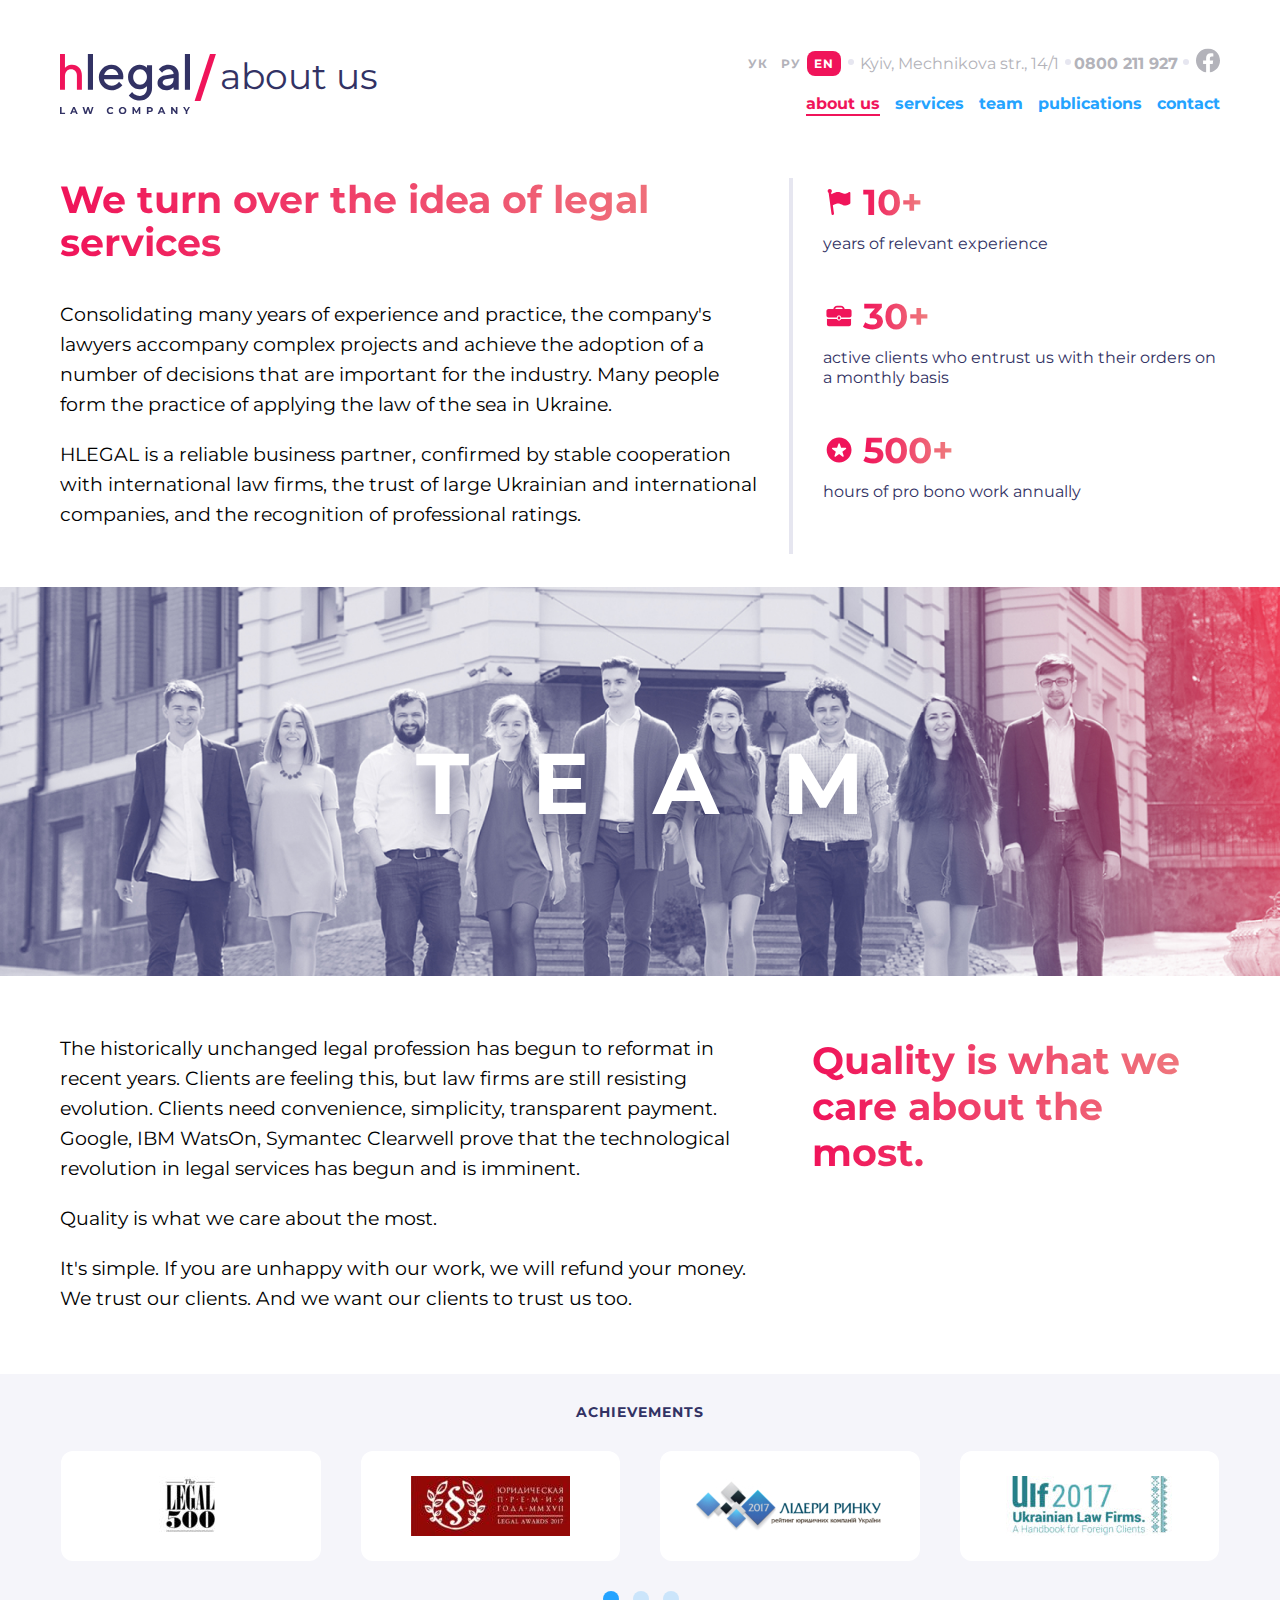
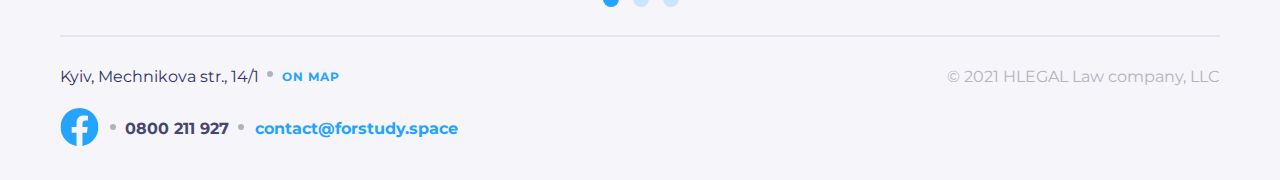
<file: app/about.html>
<!DOCTYPE html>
<html lang="en">
  <head>
      <meta charset="UTF-8">
      <meta http-equiv="X-UA-Compatible" content="IE=edge">
      <meta name="viewport" content="width-device-width, initial-scale=1.0">
      <link rel="preload" href="../app/fonts/montserrat-v24-latin_cyrillic-700.woff2" as="font" type="font/woff2">
      <link rel="preload" href="../app/fonts/montserrat-v24-latin_cyrillic-regular.woff2" as="font" type="font/woff2">
      <link rel="stylesheet" href="css/style.css">
      <title>Document</title>
  </head>
  <body class="body">
    <header class="header">
      <div class="header-top header-top--second">
        <div class="header-top__info-second">
          <div class="header-top__info-inset header-top__info-inset--second container">
            <ul class="header-top__lang">
              <li class="header-top__lang-li"><a href="#" class="header-top__lang-item-second">Ук</a></li>
              <li class="header-top__lang-li"><a href="#" class="header-top__lang-item-second">Ру</a></li>
              <li class="header-top__lang-li"><a href="#" class="header-top__lang-item-second header-top__active">En</a></li>
            </ul>
            <a href="#" class="header-top__adress">
              Kyiv, Mechnikova str., 14/1
            </a>
            <a href="tel:+0800211927" class="header-top__tel-second">0800 211 927</a>
            <a href="#" class="header-top__social" aria-label="link-facebook">
              <svg width="24" height="25" viewBox="0 0 24 25" fill="none" xmlns="http://www.w3.org/2000/svg">
                <g clip-path="url(#clip0_27417_2669)">
                  <path d="M24 12.5733C24 5.90541 18.6274 0.5 12 0.5C5.37258 0.5 0 5.90541 0 12.5733C0 18.5995 4.38823 23.5943 10.125 24.5V16.0633H7.07813V12.5733H10.125V9.91343C10.125 6.88755 11.9165 5.21615 14.6576 5.21615C15.9705 5.21615 17.3438 5.45195 17.3438 5.45195V8.42313H15.8306C14.3399 8.42313 13.875 9.35379 13.875 10.3086V12.5733H17.2031L16.6711 16.0633H13.875V24.5C19.6118 23.5943 24 18.5995 24 12.5733Z" fill="#B3B3BA"/>
                </g>
                <defs>
                  <clipPath id="clip0_27417_2669">
                    <rect width="24" height="24" fill="white" transform="translate(0 0.5)"/>
                  </clipPath>
                </defs>
              </svg>
            </a>
          </div>
        </div>
        <div class="header-top__logo-menu container header-top__p-60">
          <a href="#" class="header-top__logo-link" aria-label="link-logo">
            <img src="../app/img/logo-second.svg" alt="not uploaded" class="header-top__logo-svg">
            <img src="../app/img/slash.svg" alt="not uploaded"  class="header-top__slash-svg">
            <span class="header-top__logo-text">about&nbsp;us</span>
          </a>
          <div class="header-top__menu">
            <button type="button" class="header-top__menu-button">
              <svg width="32" height="33" viewBox="0 0 32 33" fill="none" xmlns="http://www.w3.org/2000/svg">
                <path d="M7 10.5H25" stroke="#323264" stroke-width="2"/>
                <path d="M7 16.5H25" stroke="#323264" stroke-width="2"/>
                <path d="M7 22.5H25" stroke="#323264" stroke-width="2"/>
              </svg>
            </button>
          </div>
        </div>
        <nav class="nav-second container nav-second__p-60">
          <a href="#" class="nav-second__item-second nav-second__active">about us</a>
          <a href="#" class="nav-second__item-second">services</a>
          <a href="#" class="nav-second__item-second">team</a>
          <a href="#" class="nav-second__item-second">publications</a>
          <a href="#" class="nav-second__item-second">contact</a>
        </nav>
      </div>
    </header>
    <main class="main main-second">
      <section class="idea-serv-stats container p-30 idea-serv-stats__p-60">
        <article class="idea-serv-stats__description">
          <h1 class="idea-serv-stats__title">We turn over the idea of legal services</h1>
          <p class="idea-serv-stats__text-top">
            Consolidating many years of
            experience and practice, the
            company's lawyers accompany
            complex projects and achieve
            the adoption of a number of
            decisions that are important for
            the industry. Many people form
            the practice of applying the law
            of the sea in Ukraine.
          </p>
          <p class="idea-serv-stats__text-bottom">
            HLEGAL is a reliable business
            partner, confirmed by stable
            cooperation with international
            law firms, the trust of large
            Ukrainian and international
            companies, and the recognition
            of professional ratings.
          </p>
        </article>
        <article class="idea-serv-stats__info">
          <div class="idea-serv-stats__info-box">
            <svg width="32" height="32" viewBox="0 0 32 32" fill="none" xmlns="http://www.w3.org/2000/svg">
              <path d="M27.1137 6.3054C26.9447 6.1374 26.7457 6.0529 26.5157 6.0529C26.4012 6.0529 26.1597 6.1469 25.7927 6.3324C25.4252 6.5184 25.0352 6.7254 24.6247 6.9564C24.2132 7.1859 23.7262 7.3939 23.1642 7.5799C22.6027 7.7654 22.0827 7.8594 21.6042 7.8594C21.1622 7.8594 20.7722 7.7754 20.4362 7.6069C19.3217 7.0849 18.3522 6.6954 17.5292 6.4384C16.7062 6.1819 15.8212 6.0529 14.8737 6.0529C13.2377 6.0529 11.3742 6.5849 9.28524 7.6469C8.85424 7.8619 8.54524 8.0284 8.34524 8.1504L8.14674 6.6949C8.59524 6.3054 8.88474 5.7379 8.88474 5.0974C8.88474 3.9239 7.93374 2.9729 6.76024 2.9729C5.58674 2.9729 4.63574 3.9239 4.63574 5.0974C4.63574 5.8629 5.04474 6.5284 5.65174 6.9024L8.52174 27.9474C8.60724 28.5739 9.14324 29.0284 9.75874 29.0284C9.81474 29.0284 9.87174 29.0249 9.92924 29.0174C10.6132 28.9234 11.0922 28.2939 10.9987 27.6099L9.84524 19.1514C11.9382 18.1129 13.7487 17.5894 15.2717 17.5894C15.9182 17.5894 16.5487 17.6859 17.1632 17.8809C17.7782 18.0764 18.2897 18.2884 18.6967 18.5179C19.1037 18.7479 19.5842 18.9609 20.1367 19.1549C20.6902 19.3499 21.2367 19.4474 21.7762 19.4474C23.1392 19.4474 24.7717 18.9339 26.6742 17.9074C26.9132 17.7834 27.0882 17.6614 27.1987 17.5419C27.3092 17.4224 27.3647 17.2524 27.3647 17.0314V6.9029C27.3647 6.6734 27.2812 6.4739 27.1137 6.3054Z" fill="#F0145A"/>
            </svg>
            <h3 class="idea-serv-stats__data">
              10+
            </h3>
          </div>
          <p class="idea-serv-stats__data-details">
            years of relevant experience
          </p>
          <div class="idea-serv-stats__info-box">
            <svg width="32" height="32" viewBox="0 0 32 32" fill="none" xmlns="http://www.w3.org/2000/svg">
              <path d="M17.2321 18.332V17.774C17.2321 17.0935 16.6806 16.542 16.0006 16.542C15.3201 16.542 14.7686 17.0935 14.7686 17.774V18.332C14.7686 19.0125 15.3201 19.564 16.0006 19.564C16.6801 19.564 17.2321 19.0125 17.2321 18.332Z" fill="#F0145A"/>
              <path d="M18.0769 19.0136C17.8039 19.9071 16.9814 20.5631 16.0004 20.5631C15.0189 20.5631 14.1964 19.9071 13.9234 19.0136H5.43886C4.90336 19.0136 4.39736 18.8891 3.94336 18.6731V24.3066C3.94336 25.4066 4.84336 26.3066 5.94336 26.3066H26.0564C27.1564 26.3066 28.0564 25.4066 28.0564 24.3066V18.6736C27.6019 18.8896 27.0964 19.0141 26.5609 19.0141H18.0769V19.0136Z" fill="#F0145A"/>
              <path d="M26.4775 8.8976H21.677C21.387 7.0846 19.8165 5.6936 17.923 5.6936H14.0765C12.183 5.6936 10.613 7.0846 10.3225 8.8976H5.52247C4.37647 8.8976 3.43896 9.7976 3.43896 10.8976V15.5141C3.43896 16.6186 4.33447 17.5141 5.43897 17.5141H13.829C13.8575 16.9386 14.1045 16.4216 14.495 16.0476C14.507 16.0361 14.521 16.0271 14.5335 16.0161C14.62 15.9366 14.71 15.8616 14.8085 15.7966C14.8435 15.7731 14.8835 15.7571 14.92 15.7361C15.001 15.6896 15.081 15.6411 15.1685 15.6051C15.237 15.5766 15.311 15.5601 15.383 15.5386C15.445 15.5201 15.504 15.4956 15.5685 15.4826C15.708 15.4541 15.8525 15.4391 16 15.4391C16.148 15.4391 16.292 15.4546 16.4315 15.4826C16.4955 15.4956 16.5545 15.5201 16.6165 15.5386C16.6885 15.5601 16.7625 15.5766 16.831 15.6056C16.918 15.6416 16.9975 15.6896 17.0785 15.7361C17.1155 15.7576 17.1555 15.7736 17.191 15.7971C17.2895 15.8616 17.379 15.9366 17.4655 16.0161C17.478 16.0276 17.4925 16.0366 17.5045 16.0486C17.8955 16.4226 18.142 16.9396 18.1705 17.5151H26.5605C27.665 17.5151 28.5605 16.6196 28.5605 15.5151V10.8986C28.561 9.7976 27.6235 8.8976 26.4775 8.8976ZM12.248 8.8976C12.503 8.1271 13.2215 7.5656 14.0765 7.5656H17.923C18.778 7.5656 19.4965 8.1271 19.7515 8.8976H12.248Z" fill="#F0145A"/>
            </svg>
            <h3 class="idea-serv-stats__data">
              30+
            </h3>
          </div>
          <p class="idea-serv-stats__data-details">
            active clients who entrust us with their orders on a monthly basis
          </p>
          <div class="idea-serv-stats__info-box">
            <svg width="32" height="32" viewBox="0 0 32 32" fill="none" xmlns="http://www.w3.org/2000/svg">
              <path d="M16.0971 3.55298C9.25258 3.55298 3.68408 9.12148 3.68408 15.966C3.68408 22.811 9.25258 28.38 16.0971 28.38C22.9416 28.38 28.5101 22.811 28.5101 15.966C28.5106 9.12148 22.9421 3.55298 16.0971 3.55298ZM22.9556 15.0585V15.059L19.3621 17.659L20.7461 21.889C20.7681 21.955 20.7796 22.0255 20.7796 22.0975C20.7796 22.467 20.4806 22.767 20.1111 22.767C19.9641 22.767 19.8291 22.72 19.7191 22.6405L16.0976 20.021L12.4761 22.6405C12.3661 22.72 12.2311 22.767 12.0846 22.767C11.7146 22.767 11.4151 22.4675 11.4151 22.0975C11.4151 22.025 11.4271 21.955 11.4491 21.889L12.8336 17.659L9.24008 15.059V15.0585C9.07208 14.9375 8.96308 14.74 8.96308 14.517C8.96308 14.1475 9.26208 13.8485 9.63208 13.8485H14.0806L15.4581 9.63798C15.5421 9.36448 15.7966 9.16548 16.0981 9.16548C16.3991 9.16548 16.6541 9.36448 16.7376 9.63798L18.1151 13.8485H22.5636C22.9331 13.8485 23.2326 14.1475 23.2326 14.517C23.2321 14.74 23.1231 14.9375 22.9556 15.0585Z" fill="#F0145A"/>
            </svg>
            <h3 class="idea-serv-stats__data">
              500+
            </h3>
          </div>
          <p class="idea-serv-stats__data-details">
            hours of pro bono work annually
          </p>
        </article>
      </section>
      <div class="main-second__team">
        <div class="main-second__team-heading">
          <h3 class="main-second__team-title">Team</h3>
        </div>
        <img
          class="main-second__team__logo"
          srcset="
            img/team_768w.jpg 768w,
            img/team_1024w.jpg 1024w,
            img/team_1440w.jpg 1440w,
            img/team_1536w.jpg 1536w,
            img/team_1920w.jpg 1920w,
            img/team_2048w.jpg 2048w,
            img/team_2880w.jpg 2880w,
            img/team_3840w.jpg 3840w"
          sizes="100vw"
          src="img/team_1920w.jpg"
          alt="" />
      </div>
      <section class="main-second__text-clients container p-30 main-second__p-60">
        <article class="main-second__text-clients-full">
          <p class="main-second__text-clients-inset">
            The historically unchanged legal profession has begun to reformat in recent years. Clients are feeling this, but law firms are still resisting evolution. Clients need convenience, simplicity, transparent payment. Google, IBM WatsOn, Symantec Clearwell prove that the technological revolution in legal services has begun and is imminent.
          </p>
          <p class="main-second__text-clients-inset">
            Quality is what we care about the most.
          </p>
          <p class="main-second__text-clients-inset">
            It's simple. If you are unhappy with our work, we will refund your money. We trust our clients. And we want our clients to trust us too.
          </p>
        </article>
        <h2 class="main-second__clients-title">
          Quality is what we care about the most.
        </h2>
      </section>
      <div class="main-second__achievements">
        <div class="main-second__achievements-inset container">
          <h2 class="main-second__achievements-title">achievements</h2>
          <div class="main-second__achievements-items-inset">
            <div class="main-second__achievements-items">
              <img src="../app/img/achiv-01.jpg" alt="not uploaded" class="main-second__achievements-item main-second__achievements-item--black">
            </div>
            <div class="main-second__achievements-items-desktop">
              <img src="../app/img/achiv-02.jpg" alt="not uploaded" class="main-second__achievements-item main-second__achievements-item--red">
            </div>
            <div class="main-second__achievements-items-desktop">
              <img src="../app/img/achiv-03.jpg" alt="not uploaded" class="main-second__achievements-item main-second__achievements-item--blue">
            </div>
            <div class="main-second__achievements-items-desktop">
              <img src="../app/img/achiv-04.jpg" alt="not uploaded" class="main-second__achievements-item main-second__achievements-item--green">
            </div>
          </div>
        </div>
        <div class="main-second__button">
          <button class="main-second__button-item main-second__active" aria-label="button-scroll-item-achievements"></button>
          <button class="main-second__button-item" aria-label="button-scroll-item-achievements"></button>
          <button class="main-second__button-item" aria-label="button-scroll-item-achievements"></button>
          <button class="main-second__button-item main-second__button-item--unvisinle" aria-label="button-scroll-item-achievements"></button>
          <button class="main-second__button-item main-second__button-item--unvisinle" aria-label="button-scroll-item-achievements"></button>
          <button class="main-second__button-item main-second__button-item--unvisinle" aria-label="button-scroll-item-achievements"></button>
        </div>
      </div>
    </main>
    <footer class="footer">
      <div class="footer__box container p-30 footer__box--p-60">
        <div class="footer__inset-second">
          <div class="footer__info">
            <div class="footer__adress-box">
              <a href="#" class="footer__adress">Kyiv, Mechnikova str., 14/1</a>
              <a href="#" class="footer__link-map">On map</a>
            </div>
            <div class="footer__contact">
              <a href="#" class="footer__social">
                <svg width="39" height="38" viewBox="0 0 39 38" fill="none" xmlns="http://www.w3.org/2000/svg">
                  <g clip-path="url(#clip0_27314_320)">
                    <path d="M38.5 19.1161C38.5 8.55857 29.9934 0 19.5 0C9.00658 0 0.5 8.55857 0.5 19.1161C0.5 28.6575 7.44803 36.5659 16.5312 38V24.6419H11.707V19.1161H16.5312V14.9046C16.5312 10.1136 19.3678 7.46723 23.7078 7.46723C25.7866 7.46723 27.9609 7.84059 27.9609 7.84059V12.545H25.5651C23.2048 12.545 22.4688 14.0185 22.4688 15.5302V19.1161H27.7383L26.8959 24.6419H22.4688V38C31.552 36.5659 38.5 28.6575 38.5 19.1161Z" fill="#24A3FF"/>
                  </g>
                  <defs>
                    <clipPath id="clip0_27314_320">
                      <rect width="38" height="38" fill="white" transform="translate(0.5)"/>
                    </clipPath>
                  </defs>
                </svg>
              </a>
              <a href="tel:+0800211927" class="footer__tel">0800 211 927</a>
              <a href="mailto:contact@forstudy.space" class="footer__email">contact@forstudy.space</a>
            </div>
          </div>
          <a href="#" class="footer__text-copyright-second">© 2021 HLEGAL Law company, LLC</a>
        </div>
      </div>
    </footer>
  </body>
</html>
</file>
<file: app/css/style.css>
@font-face {
  font-family: 'Montserrat';
  font-style: normal;
  font-weight: 400;
  src: url("../fonts/montserrat-v24-latin_cyrillic-regular.woff2") format("woff2"), url("../fonts/montserrat-v24-latin_cyrillic-regular.woff") format("woff");
}

@font-face {
  font-family: 'Montserrat';
  font-style: normal;
  font-weight: 700;
  src: url("../fonts/montserrat-v24-latin_cyrillic-700.woff2") format("woff2"), url("../fonts/montserrat-v24-latin_cyrillic-700.woff") format("woff");
}

* {
  -webkit-box-sizing: border-box;
          box-sizing: border-box;
  margin: 0;
}

.body, button {
  font-family: 'Montserrat', 'Arial', sans-serif;
  font-style: normal;
  font-weight: normal;
  background: #FFFFFF;
}

.container {
  width: 100%;
  margin: 0 auto;
  padding: 0 15px;
}

@media screen and (min-width: 1320px) {
  .container {
    max-width: 1840;
  }
}

.p-30 {
  padding-right: 30px;
  padding-left: 30px;
}

.header {
  position: absolute;
  width: 100%;
}

.header-top {
  display: grid;
  grid-template-rows: -webkit-min-content -webkit-min-content;
  grid-template-rows: min-content min-content;
  grid-template-columns: 1fr -webkit-min-content;
  grid-template-columns: 1fr min-content;
}

.header-top__p-60 {
  padding-left: 15px;
  padding-right: 15px;
}

.header-top__logo-svg {
  height: 32px;
}

.header-top__slash-svg {
  height: 26px;
}

.header-top__info-second {
  grid-column: 1 / -1;
  background: #F5F5FA;
}

.header-top__menu {
  padding-top: 13px;
}

.header-top__logo-text {
  font-size: 20px;
  line-height: 24px;
  color: #323264;
}

.header-top__tel-second {
  color: #B3B3BA;
  margin-top: 13px;
  margin-bottom: 13px;
  font-weight: 700;
  font-size: 16px;
  line-height: 20px;
  text-align: right;
  text-decoration: none;
  position: relative;
}

.header-top__lang-item-second {
  color: #B3B3BA;
  font-weight: 700;
  font-size: 12px;
  line-height: 15px;
  text-align: center;
  letter-spacing: 1px;
  text-transform: uppercase;
  text-decoration: none;
}

.header-top__logo-menu {
  display: -webkit-box;
  display: -ms-flexbox;
  display: flex;
  -webkit-box-pack: justify;
      -ms-flex-pack: justify;
          justify-content: space-between;
  -webkit-box-align: center;
      -ms-flex-align: center;
          align-items: center;
  grid-column: 1 / -1;
}

.header-top__info-inset {
  display: -webkit-box;
  display: -ms-flexbox;
  display: flex;
  -webkit-box-pack: justify;
      -ms-flex-pack: justify;
          justify-content: space-between;
  -webkit-box-align: center;
      -ms-flex-align: center;
          align-items: center;
}

.header-top__info {
  background-color: rgba(245, 245, 250, 0.2);
  grid-column: 1 / -1;
}

.header-top__adress {
  display: none;
}

.header-top__social {
  display: none;
}

.header-top__lang {
  display: -webkit-box;
  display: -ms-flexbox;
  display: flex;
  padding-left: 0;
  list-style-type: none;
}

.header-top__lang-li:nth-child(2) {
  margin-right: 6px;
}

.header-top__lang-li:first-child {
  margin-left: 9px;
}

.header-top__logo-link {
  margin-top: 15px;
  text-decoration: none;
  display: -webkit-box;
  display: -ms-flexbox;
  display: flex;
  gap: 4px;
}

.header-top__lang-item {
  font-weight: 700;
  font-size: 12px;
  line-height: 15px;
  text-align: center;
  letter-spacing: 1px;
  color: #FFFFFF;
  text-transform: uppercase;
  text-decoration: none;
}

.header-top__lang-li {
  margin-right: 14px;
}

.header-top__menu-button {
  padding: 0;
  border: none;
  background: transparent;
}

.header-top__tel {
  padding-top: 14px;
  margin-bottom: 10px;
  font-weight: 700;
  font-size: 16px;
  line-height: 20px;
  text-align: right;
  color: #FFFFFF;
  text-decoration: none;
}

.header-top__lang-item-second:focus {
  background: #F0145A;
  border-radius: 8px;
  color: #FFFFFF;
  padding: 5px 7px;
}

.header-top__lang-item:hover {
  background: rgba(255, 255, 255, 0.2);
  border-radius: 8px;
  padding: 5px 7px;
}

.header-top__lang-item-second:hover {
  background: #F5F5FA;
  border-radius: 8px;
  padding: 5px 7px;
}

.header-top__menu-button:active {
  background: #E6E6F0;
  border-radius: 8px;
}

.header-top__social:hover svg path {
  fill: #F0145A;
}

.header-top__tel-second:hover {
  color: #94004a;
}

.header-top__tel:hover {
  color: #94004a;
}

.header-top__active {
  background: #F0145A;
  border-radius: 8px;
  color: #FFFFFF;
  padding: 5px 7px;
}

@media screen and (min-width: 768px) {
  .header-top {
    padding-top: 36px;
    display: -webkit-box;
    display: -ms-flexbox;
    display: flex;
    -webkit-box-orient: vertical;
    -webkit-box-direction: normal;
        -ms-flex-direction: column;
            flex-direction: column;
  }
  .header-top--second {
    padding-top: 39px;
  }
  .header-top__p-60 {
    padding-left: 60px;
    padding-right: 60px;
  }
  .header-top__logo-link {
    margin-top: 22px;
  }
  .header-top__lang-li {
    margin-right: 13px;
  }
  .header-top__logo-text {
    font-size: 36px;
    padding-top: 10px;
  }
  .header-top__logo-svg {
    height: 60px;
  }
  .header-top__slash-svg {
    height: 47px;
  }
  .header-top__tel-second {
    margin-right: 18px;
    padding-left: 14px;
  }
  .header-top__info-second {
    background: transparent;
    padding-left: 43px;
  }
  .header-top__info-inset {
    -webkit-box-pack: start;
        -ms-flex-pack: start;
            justify-content: flex-start;
  }
  .header-top__menu-button {
    display: none;
  }
  .header-top__adress {
    padding-top: 3px;
    display: block;
    font-size: 16px;
    line-height: 20px;
    text-align: right;
    color: #B3B3BA;
    position: relative;
    padding-left: 6px;
    padding-right: 6px;
    text-decoration: none;
  }
  .header-top__social {
    display: inline;
  }
  .header-top__info {
    background: none;
    opacity: 1;
  }
  .header-top__tel-second::after {
    content: '';
    display: inline-block;
    position: absolute;
    bottom: 9px;
    border-radius: 6px;
    width: 6px;
    height: 6px;
    background: #E6E6F0;
    right: -11px;
  }
  .header-top__adress::after {
    content: '';
    display: inline-block;
    position: absolute;
    bottom: 9px;
    border-radius: 6px;
    width: 6px;
    height: 6px;
    background: #E6E6F0;
    left: -6px;
  }
  .header-top__adress::before {
    content: '';
    right: -6px;
    display: inline-block;
    border-radius: 6px;
    width: 6px;
    height: 6px;
    background: #E6E6F0;
    position: absolute;
    bottom: 9px;
  }
  .header-top__tel {
    margin-left: 12px;
    margin-right: 18px;
    position: relative;
  }
  .header-top__tel::after {
    content: '';
    display: inline-block;
    position: absolute;
    bottom: 9px;
    border-radius: 6px;
    width: 6px;
    height: 6px;
    background: #E6E6F0;
    right: -11px;
  }
}

@media screen and (min-width: 992px) {
  .header-top {
    display: grid;
    padding-top: 40px;
  }
  .header-top__info {
    grid-column: 4;
    grid-row: 1;
  }
  .header-top__logo-menu {
    grid-row: 1;
  }
  .header-top__logo-link {
    margin-top: 11px;
  }
  .header-top__info-second {
    grid-column: 4;
    grid-row: 1;
  }
  .header-top__info-inset {
    padding-right: 0;
    padding-left: 95px;
  }
  .header-top--second {
    padding-top: 37px;
  }
  .header-top__info-inset--second {
    padding-left: 67px;
  }
  .header-top__tel-second {
    padding-left: 9px;
    margin-top: 17px;
  }
}

@media screen and (min-width: 1440px) {
  .header-top__info-second {
    padding-left: 61px;
  }
  .header-top__info-inset--second {
    padding-left: 49px;
  }
}

.main__p-60 {
  padding-left: 30px;
  padding-right: 30px;
}

.main__top {
  background-image: url(../img/background-img.svg);
  background-repeat: no-repeat;
  background-position: center top;
  background-size: cover;
}

.main__inset-info {
  background-color: #371b54;
  background-image: linear-gradient(228.57deg, #323264 11.93%, #323264 57.17%, #643E72 87.46%);
  border-radius: 0px 0px 12px 12px;
}

.main__title-text {
  padding-top: 234px;
  font-weight: 700;
  font-size: 38px;
  line-height: 46px;
  text-align: center;
  color: #FFFFFF;
  margin-bottom: 159px;
}

.main__bottom-scroll {
  text-align: center;
  display: block;
  padding-bottom: 26px;
}

.main__scroll-item {
  font-weight: 700;
  font-size: 31px;
  line-height: 46px;
  color: #B3B3BA;
  background: none;
  border: none;
  white-space: nowrap;
  margin-right: 23px;
  padding: 0;
}

.main__scroll {
  display: -webkit-box;
  display: -ms-flexbox;
  display: flex;
  overflow-x: scroll;
  padding-left: 29px;
  padding-top: 24px;
}

.main__scroll::-webkit-scrollbar {
  display: none;
}

.main__idea-title {
  font-weight: 700;
  font-size: 20px;
  line-height: 24px;
  color: #FFFFFF;
  margin-top: 30px;
  padding-top: 30px;
  border-top: 4px solid rgba(255, 255, 255, 0.3);
}

.main__idea-text {
  font-size: 19px;
  line-height: 30px;
  color: #FFFFFF;
  margin-top: 30px;
}

.main__scroll-sign:hover circle {
  stroke: #F0145A;
}

.main__scroll-sign:hover path {
  stroke: #F0145A;
}

.main__scroll-item:focus {
  background: linear-gradient(90.13deg, #F0145A 0.84%, #EF8080 99.96%);
  -webkit-background-clip: text;
  -webkit-text-fill-color: transparent;
  background-clip: text;
}

.main__abt-dignity {
  padding-top: 26px;
  position: relative;
}

.main__scroll-item-active {
  background: linear-gradient(90.13deg, #EF8080 0.84%, #F0145A 99.96%);
  -webkit-background-clip: text;
  -webkit-text-fill-color: transparent;
  background-clip: text;
}

@media screen and (min-width: 480px) {
  .main__top {
    background-size: contain;
  }
}

@media screen and (min-width: 768px) {
  .main__top {
    background-size: cover;
  }
  .main__p-60 {
    padding-left: 60px;
    padding-right: 60px;
  }
  .main__scroll {
    padding-left: 62px;
    padding-top: 61px;
    padding-bottom: 32px;
  }
  .main__scroll-item {
    margin-right: 31px;
    font-size: 38px;
  }
  .main__br {
    display: none;
  }
  .main__title-text {
    padding-top: 486px;
    margin-bottom: 417px;
  }
  .main__idea-title {
    padding-top: 67px;
    font-size: 30px;
  }
  .main__idea-text {
    margin-bottom: 37px;
  }
}

@media screen and (min-width: 890px) {
  .main__top {
    background-size: contain;
  }
}

@media screen and (min-width: 992px) {
  .main__title-text {
    padding-top: 366px;
    margin-bottom: 286px;
  }
  .main__abt-dignity {
    display: grid;
    grid-template-columns: 1fr 1fr;
    padding-top: 0;
  }
  .main__scroll {
    border-bottom: none;
    border-right: 4px solid rgba(255, 255, 255, 0.3);
    -webkit-box-orient: vertical;
    -webkit-box-direction: normal;
        -ms-flex-direction: column;
            flex-direction: column;
    padding-right: 60px;
    -webkit-box-align: end;
        -ms-flex-align: end;
            align-items: flex-end;
    padding-bottom: 0;
    overflow-x: scroll;
    width: 49%;
    padding-left: 60px;
    padding-top: 0;
  }
  .main__scroll-item {
    padding: 0;
    margin-right: 0;
    margin-bottom: 30px;
  }
  .main__scroll-item:last-child {
    margin-bottom: 0;
    padding-bottom: 18px;
  }
  .main__scroll-item:first-child {
    padding-top: 15px;
  }
  .main__idea-serv {
    padding-left: 60px;
    width: 51%;
  }
  .main__idea-text {
    margin-bottom: 0;
  }
  .main__idea-title {
    margin-top: 0;
    border: none;
    padding-top: 13px;
    line-height: 36px;
  }
  .main__link-services {
    margin-top: 60px;
  }
  .main__scroll-description {
    display: -webkit-box;
    display: -ms-flexbox;
    display: flex;
    padding-top: 60px;
  }
}

@media screen and (min-width: 1440px) {
  .main__title-text {
    padding-top: 378px;
    margin-bottom: 304px;
  }
  .main__top {
    background-size: 697px;
  }
  .main__scroll-description {
    padding-left: 180px;
    padding-right: 180px;
  }
  .main__idea-serv {
    width: 70%;
    padding-right: 0;
  }
  .main__scroll {
    width: 47%;
  }
  .main__idea-title {
    padding-top: 43px;
  }
}

.main__abt-dignity::after {
  content: '';
  height: 10px;
  background: #CACADB;
  position: absolute;
  left: 20px;
  right: 20px;
  bottom: -10px;
  border-radius: 0px 0px 12px 12px;
}

.main__abt-dignity::before {
  content: '';
  height: 10px;
  background: #E7E7F2;
  position: absolute;
  left: 40px;
  right: 40px;
  bottom: -20px;
  border-radius: 0px 0px 12px 12px;
}

.dignity {
  border-radius: 0px 0px 12px 12px;
  position: relative;
  margin-bottom: 50px;
}

.dignity__br-tablet {
  display: none;
}

.dignity__item {
  margin-bottom: 28px;
}

.dignity__item:last-child {
  padding-bottom: 58px;
}

.dignity__item-img {
  background: #FFFFFF;
  border-radius: 24px;
  padding: 13px;
  display: inline-block;
}

.dignity__link-services {
  font-weight: 700;
  font-size: 14px;
  line-height: 17px;
  letter-spacing: 1px;
  text-transform: uppercase;
  color: #24A3FF;
  text-decoration: none;
  background-image: url(../img/Arrow.svg);
  background-repeat: no-repeat;
  background-position: right center;
  padding-right: 12px;
}

.dignity__title {
  margin-bottom: 30px;
  margin-top: 10px;
  font-weight: 700;
  font-size: 30px;
  line-height: 37px;
  background: linear-gradient(90.13deg, #F0145A 0.84%, #EF8080 99.96%);
  -webkit-background-clip: text;
  -webkit-text-fill-color: transparent;
  background-clip: text;
}

.dignity__item-title {
  font-weight: 700;
  font-size: 22px;
  line-height: 27px;
  color: #24A3FF;
  margin-top: 30px;
  margin-bottom: 15px;
}

.dignity__item-text {
  font-size: 16px;
  line-height: 26px;
  color: #FFFFFF;
}

@media screen and (min-width: 768px) {
  .dignity {
    margin-bottom: 80px;
    grid-column: 1 / 3;
  }
  .dignity__title {
    margin-bottom: 60px;
    font-size: 38px;
    line-height: 46px;
  }
  .dignity__inset {
    display: grid;
    grid-template-columns: 1fr 1fr;
    row-gap: 60px;
    -webkit-column-gap: 60px;
       -moz-column-gap: 60px;
            column-gap: 60px;
    row-gap: 52px;
    padding-bottom: 58px;
  }
  .dignity__item {
    margin-bottom: 0;
  }
}

@media screen and (min-width: 992px) {
  .dignity {
    margin-top: 60px;
    margin-bottom: 0;
  }
  .dignity__inset {
    grid-template-columns: 1fr 1fr 1fr;
  }
  .dignity__title {
    margin-bottom: 56px;
  }
}

@media screen and (min-width: 1440px) {
  .dignity {
    margin-top: 55px;
  }
}

.dignity__inset {
  row-gap: 57px;
}

.about-team__item {
  background: #F5F5FA;
  padding-bottom: 30px;
  border-radius: 12px;
}

.about-team__item-inset {
  background: #F5F5FA;
  padding-left: 30px;
  padding-right: 30px;
}

.about-team__button {
  text-align: center;
  margin-top: 30px;
  margin-bottom: 60px;
}

.about-team__button-item:last-child {
  margin-right: 0;
}

.about-team__button-item {
  width: 16px;
  height: 16px;
  background: #24A3FF;
  opacity: 0.2;
  border: none;
  border-radius: 16px;
  margin-right: 12px;
}

.about-team__img {
  height: 500px;
  -o-object-fit: cover;
     object-fit: cover;
  width: 100%;
  border-radius: 12px 12px 0 0;
}

.about-team__link-team {
  background-image: url(../img/Arrow.svg);
  background-repeat: no-repeat;
  background-position: right center;
  padding-right: 12px;
  text-decoration: none;
  font-weight: 700;
  font-size: 14px;
  line-height: 17px;
  letter-spacing: 1px;
  text-transform: uppercase;
  color: #24A3FF;
  margin-top: 24px;
  margin-bottom: 5px;
  display: inline-block;
}

.about-team__text {
  font-weight: 700;
  font-size: 30px;
  line-height: 37px;
  background: linear-gradient(90.13deg, #F0145A 0.84%, #EF8080 99.96%);
  -webkit-background-clip: text;
  -webkit-text-fill-color: transparent;
  background-clip: text;
  padding-bottom: 30px;
}

.about-team__active {
  background: #24A3FF;
  opacity: 1;
}

.about-team__text-name {
  margin-bottom: 4px;
  font-weight: 700;
  font-size: 16px;
  line-height: 20px;
  color: #B3B3BA;
}

.about-team__text-position {
  font-size: 14px;
  line-height: 22px;
  color: #B3B3BA;
  margin-top: 6px;
}

.about-team__button-item:hover {
  background: #24A3FF;
  opacity: 0.6;
}

.about-team__p-60 {
  padding-left: 30px;
  padding-right: 30px;
}

@media screen and (min-width: 768px) {
  .about-team__text {
    font-size: 38px;
    line-height: 46px;
  }
  .about-team__p-60 {
    padding-left: 60px;
    padding-right: 60px;
  }
}

@media screen and (min-width: 992px) {
  .about-team {
    margin-top: 50px;
  }
  .about-team__item {
    display: -webkit-box;
    display: -ms-flexbox;
    display: flex;
    padding-bottom: 0;
    margin-top: 83px;
  }
  .about-team__item-inset {
    border-radius: 12px;
  }
  .about-team__img {
    border-radius: 12px 0 0 12px;
    width: 44%;
    height: 529px;
  }
  .about-team__link-team {
    margin-top: 28px;
  }
}

@media screen and (min-width: 1440px) {
  .about-team__img {
    height: 340px;
    width: 97%;
  }
  .about-team__item {
    margin-top: 79px;
  }
}

.partners__desktop {
  display: none;
}

.partners__img-tablet {
  display: none;
}

.partners__text {
  font-weight: 700;
  font-size: 14px;
  line-height: 17px;
  letter-spacing: 1px;
  text-transform: uppercase;
  color: #323264;
  text-align: center;
  margin-bottom: 30px;
}

.partners__img {
  text-align: center;
  width: 100%;
}

.partners__img--blue {
  background: #1C4280;
  padding: 34px 0;
}

.partners__img--green {
  background: #143646;
  padding: 42px 0;
}

.partners__img--yellow {
  background: -webkit-gradient(linear, left bottom, left top, from(#F48B30), to(#F48B30)), #F48B30;
  background: linear-gradient(0deg, #F48B30, #F48B30), #F48B30;
  padding: 36px 0;
}

.partners__img--purple {
  background: #9E4DC3;
  padding: 37px 0;
}

.partners__img--orange {
  background: #FD9339;
  padding: 36px 0;
}

.partners__img--grey {
  background: #E2E2E4;
  padding: 34px 0;
}

.partners__img--red {
  background: #C71C36;
  padding: 28px 0;
}

.partners__img--white {
  background: #DCF3F9;
  padding: 20px 0;
}

.partners__img--beige {
  background: #EAEAEA;
  padding: 28px 0;
}

.partners__img--lilac {
  background: #282240;
  padding: 39px 0;
}

.partners__img--sapphirine {
  background: #1D4568;
  padding: 35px 0;
}

.partners__img--black {
  background: #000000;
  padding: 11px 0;
}

@media screen and (min-width: 768px) {
  .partners__desktop {
    display: block;
  }
  .partners__items {
    display: grid;
    grid-template-columns: 1fr 1fr 1fr;
  }
  .partners__img-tablet {
    display: inline;
  }
  .partners__img-main {
    display: none;
  }
}

@media screen and (min-width: 992px) {
  .partners__items {
    grid-template-columns: 1fr 1fr 1fr 1fr;
  }
}

@media screen and (min-width: 1440px) {
  .partners__img-tablet {
    display: none;
  }
  .partners__img-main {
    display: inline;
  }
}

.publications {
  background: #F5F5FA;
  padding-bottom: 30px;
}

.publications__p-60 {
  padding-left: 30px;
  padding-right: 30px;
}

.publications__img {
  width: 100%;
  height: 200px;
  -o-object-fit: cover;
     object-fit: cover;
  border-radius: 8px 8px 0 0;
}

.publications__item-inset {
  padding-left: 30px;
  padding-right: 30px;
  padding-bottom: 30px;
}

.publications__item {
  background: #FFFFFF;
  border-radius: 8px;
  margin-bottom: 30px;
}

.publications__item:last-child {
  margin-bottom: 0;
}

.publications__link {
  font-weight: 700;
  font-size: 14px;
  line-height: 17px;
  letter-spacing: 1px;
  text-transform: uppercase;
  color: #24A3FF;
  background-image: url(../img/Arrow.svg);
  background-repeat: no-repeat;
  background-position: right center;
  padding-right: 12px;
  text-decoration: none;
  margin-top: 30px;
  margin-bottom: 5px;
  display: inline-block;
}

.publications__title {
  font-weight: 700;
  font-size: 30px;
  line-height: 37px;
  background: linear-gradient(90.13deg, #F0145A 0.84%, #EF8080 99.96%);
  -webkit-background-clip: text;
  -webkit-text-fill-color: transparent;
  background-clip: text;
  margin-bottom: 30px;
}

.publications__link-article {
  font-weight: 700;
  font-size: 16px;
  line-height: 20px;
  color: #24A3FF;
  text-decoration: none;
  margin-top: 25px;
  margin-bottom: 15px;
  display: block;
}

.publications__date {
  font-weight: 700;
  font-size: 12px;
  line-height: 15px;
  letter-spacing: 1px;
  text-transform: uppercase;
  color: #B3B3BA;
}

.publications__text {
  font-size: 14px;
  line-height: 22px;
  color: #000000;
  border-top: 4px solid #E6E6F0;
  margin-top: 11px;
  padding-top: 15px;
}

@media screen and (min-width: 768px) {
  .publications__inset {
    display: grid;
    grid-template-columns: 1fr 1fr;
    -webkit-column-gap: 30px;
       -moz-column-gap: 30px;
            column-gap: 30px;
  }
  .publications__item--august {
    grid-column: 1 / -1;
  }
  .publications__p-60 {
    padding-left: 60px;
    padding-right: 60px;
  }
  .publications__title {
    font-size: 38px;
  }
  .publications__link {
    margin-bottom: 17px;
  }
}

@media screen and (min-width: 992px) {
  .publications__inset {
    display: grid;
    grid-template-columns: 1fr 1fr 1fr;
  }
  .publications__item {
    margin-bottom: 0;
  }
  .publications__link {
    margin-bottom: 15px;
  }
  .publications__item--august {
    grid-column: 3;
  }
}

@media screen and (min-width: 1440px) {
  .publications__title {
    margin-bottom: 35px;
  }
}

.footer {
  padding-bottom: 30px;
  background: #F5F5FA;
}

.footer__inset {
  display: -webkit-box;
  display: -ms-flexbox;
  display: flex;
  -webkit-box-orient: vertical;
  -webkit-box-direction: normal;
      -ms-flex-direction: column;
          flex-direction: column;
  border-top: 2px solid #E6E6F0;
}

.footer__p-60 {
  padding-left: 30px;
  padding-right: 30px;
}

.footer__inset-second {
  display: -webkit-box;
  display: -ms-flexbox;
  display: flex;
  -webkit-box-orient: vertical;
  -webkit-box-direction: normal;
      -ms-flex-direction: column;
          flex-direction: column;
  border-top: 2px solid #E6E6F0;
}

.footer__adress {
  font-size: 16px;
  line-height: 20px;
  color: #323264;
  margin-bottom: 10px;
  padding-top: 32px;
  text-decoration: none;
}

.footer__tel {
  font-weight: 700;
  font-size: 16px;
  line-height: 20px;
  text-align: right;
  color: #46466E;
  text-decoration: none;
  margin-top: 10px;
  margin-bottom: 10px;
}

.footer__email {
  font-weight: 700;
  font-size: 16px;
  line-height: 20px;
  color: #24A3FF;
  text-decoration: none;
  margin-bottom: 30px;
}

.footer__text-copyright {
  font-size: 16px;
  line-height: 20px;
  text-align: center;
  color: #B3B3BA;
  text-decoration: none;
}

.footer__text-copyright-second {
  font-size: 16px;
  line-height: 20px;
  text-align: center;
  color: #B3B3BA;
  text-decoration: none;
}

.footer__link-map {
  margin-bottom: 21px;
  font-weight: 700;
  font-size: 12px;
  line-height: 15px;
  letter-spacing: 1px;
  text-transform: uppercase;
  color: #24A3FF;
  text-decoration: none;
}

.footer__adress-box {
  -webkit-box-align: center;
      -ms-flex-align: center;
          align-items: center;
  -webkit-box-orient: vertical;
  -webkit-box-direction: normal;
      -ms-flex-direction: column;
          flex-direction: column;
  display: -webkit-box;
  display: -ms-flexbox;
  display: flex;
}

.footer__contact {
  -webkit-box-align: center;
      -ms-flex-align: center;
          align-items: center;
  -webkit-box-orient: vertical;
  -webkit-box-direction: normal;
      -ms-flex-direction: column;
          flex-direction: column;
  display: -webkit-box;
  display: -ms-flexbox;
  display: flex;
}

.footer__social:hover svg path {
  fill: #F0145A;
}

.footer__tel:hover {
  color: #94004a;
}

@media screen and (min-width: 768px) {
  .footer__p-60 {
    padding-left: 60px;
    padding-right: 60px;
  }
  .footer__inset {
    display: grid;
    grid-template-columns: 1fr 1fr 1fr 1fr;
    padding-top: 29px;
  }
  .footer__inset-second {
    -webkit-box-align: center;
        -ms-flex-align: center;
            align-items: center;
    padding-top: 33px;
  }
  .footer__info {
    display: -webkit-box;
    display: -ms-flexbox;
    display: flex;
    -webkit-box-orient: vertical;
    -webkit-box-direction: normal;
        -ms-flex-direction: column;
            flex-direction: column;
    grid-row: 1;
    grid-column: 1 / 4;
  }
  .footer__adress-box {
    display: -webkit-box;
    display: -ms-flexbox;
    display: flex;
    -webkit-box-orient: horizontal;
    -webkit-box-direction: normal;
        -ms-flex-direction: row;
            flex-direction: row;
    padding-bottom: 21px;
  }
  .footer__contact {
    display: -webkit-box;
    display: -ms-flexbox;
    display: flex;
    -webkit-box-align: center;
        -ms-flex-align: center;
            align-items: center;
    -webkit-box-orient: horizontal;
    -webkit-box-direction: normal;
        -ms-flex-direction: row;
            flex-direction: row;
    padding-bottom: 30px;
  }
  .footer__adress {
    padding-top: 0;
    margin-bottom: 0;
    padding-right: 23px;
  }
  .footer__link-map {
    margin-bottom: 0;
    padding-bottom: 2px;
    position: relative;
  }
  .footer__tel {
    margin-top: 0;
    margin-bottom: 0;
    position: relative;
    margin-left: 26px;
  }
  .footer__email {
    margin-bottom: 0;
    padding-left: 26px;
  }
  .footer__text-copyright {
    grid-row: 1;
    grid-column: 3 / 5;
    margin-left: 48px;
  }
  .footer__tel::after {
    content: '';
    display: inline-block;
    position: absolute;
    bottom: 9px;
    border-radius: 6px;
    width: 6px;
    height: 6px;
    background: #B3B3BA;
    right: -15px;
  }
  .footer__tel::before {
    content: '';
    display: inline-block;
    position: absolute;
    bottom: 9px;
    border-radius: 6px;
    width: 6px;
    height: 6px;
    background: #B3B3BA;
    left: -15px;
  }
  .footer__link-map::before {
    content: '';
    display: inline-block;
    position: absolute;
    bottom: 9px;
    border-radius: 6px;
    width: 6px;
    height: 6px;
    background: #B3B3BA;
    left: -15px;
  }
}

@media screen and (min-width: 992px) {
  .footer__inset-second {
    -webkit-box-orient: horizontal;
    -webkit-box-direction: normal;
        -ms-flex-direction: row;
            flex-direction: row;
    -webkit-box-pack: justify;
        -ms-flex-pack: justify;
            justify-content: space-between;
    padding-top: 30px;
  }
  .footer__text-copyright {
    justify-self: end;
  }
  .footer__text-copyright-second {
    -ms-flex-item-align: start;
        align-self: flex-start;
  }
  .footer__box--p-60 {
    padding-left: 60px;
    padding-right: 60px;
  }
  .footer__contact {
    padding-bottom: 0;
  }
}

.nav {
  display: none;
}

.nav__p-60 {
  padding-left: 30px;
  padding-right: 30px;
}

.nav__item:focus {
  margin-bottom: 3px;
  color: #F0145A;
  border-bottom: 2px solid #F0145A;
}

.nav__item:hover {
  border-bottom: 2px solid #FFFFFF;
  margin-bottom: 3px;
}

@media screen and (min-width: 768px) {
  .nav {
    padding-left: 30px;
    padding-right: 30px;
    display: -webkit-box;
    display: -ms-flexbox;
    display: flex;
  }
  .nav__p-60 {
    padding-left: 60px;
    padding-right: 60px;
  }
  .nav__item {
    font-weight: 700;
    font-size: 16px;
    line-height: 20px;
    text-align: right;
    color: #FFFFFF;
    text-decoration: none;
    margin-left: 16px;
    margin-top: 30px;
  }
  .nav__item:first-child {
    margin-left: 0;
  }
  .nav__active {
    margin-bottom: 3px;
    border-bottom: 2px solid #F0145A;
    color: #F0145A;
  }
}

@media screen and (min-width: 992px) {
  .nav {
    grid-column: 4;
    grid-row: 1;
    margin-top: 57px;
    padding-left: 156px;
  }
  .nav__item {
    margin-top: 0;
  }
  .nav__info {
    grid-row: 1;
  }
}

.main-second {
  padding-top: 136px;
}

.main-second__team {
  position: relative;
  margin-top: 30px;
}

.main-second__desktop {
  display: none;
}

.main-second__team-heading {
  font-weight: 700;
  font-size: 36px;
  line-height: 44px;
  text-align: center;
  letter-spacing: 13px;
  text-transform: uppercase;
  color: #FFFFFF;
  position: absolute;
  width: 100%;
  height: 100%;
  display: -webkit-box;
  display: -ms-flexbox;
  display: flex;
  -webkit-box-pack: center;
      -ms-flex-pack: center;
          justify-content: center;
}

.main-second__team-title {
  font-weight: 700;
  font-size: 36px;
  line-height: 44px;
  text-align: center;
  letter-spacing: 13px;
  margin-right: -13px;
  text-transform: uppercase;
  color: #FFFFFF;
  -ms-flex-item-align: center;
      align-self: center;
  text-shadow: 0px 15px 30px rgba(40, 40, 86, 0.8);
}

.main-second__text-clients {
  padding-top: 24px;
}

.main-second__text-clients-inset {
  font-size: 19px;
  line-height: 30px;
  color: #000000;
  padding-bottom: 20px;
}

.main-second__clients-title {
  font-weight: 700;
  font-size: 30px;
  line-height: 37px;
  background: linear-gradient(90.13deg, #F0145A 0.84%, #EF8080 99.96%);
  -webkit-background-clip: text;
  -webkit-text-fill-color: transparent;
  padding-bottom: 60px;
  padding-top: 9px;
}

.main-second__achievements {
  background: #F5F5FA;
  padding-left: 46px;
  padding-right: 46px;
  display: -webkit-box;
  display: -ms-flexbox;
  display: flex;
  -webkit-box-orient: vertical;
  -webkit-box-direction: normal;
      -ms-flex-direction: column;
          flex-direction: column;
}

.main-second__achievements-title {
  font-weight: 700;
  font-size: 14px;
  line-height: 17px;
  text-align: center;
  letter-spacing: 1px;
  text-transform: uppercase;
  color: #323264;
  padding-top: 30px;
  padding-bottom: 30px;
}

.main-second__achievements-item {
  padding-top: 25px;
  padding-bottom: 25px;
}

.main-second__achievements-items {
  height: 90px;
  display: -webkit-box;
  display: -ms-flexbox;
  display: flex;
  -webkit-box-pack: center;
      -ms-flex-pack: center;
          justify-content: center;
  margin-bottom: 30px;
  background: #FFFFFF;
  border-radius: 12px;
}

.main-second__button-item {
  width: 16px;
  height: 16px;
  background: #24A3FF;
  opacity: 0.2;
  border: none;
  border-radius: 16px;
  margin-right: 10px;
}

.main-second__button {
  padding-left: 12px;
  text-align: center;
  margin-bottom: 25px;
}

.main-second__achievements-items-desktop {
  display: none;
}

.main-second__button-item:hover {
  background: #24A3FF;
  opacity: 0.6;
}

.main-second__button-item:focus {
  background: #24A3FF;
  opacity: 1;
}

.main-second__active {
  background: #24A3FF;
  opacity: 1;
}

@media screen and (min-width: 768px) {
  .main-second {
    padding-top: 245px;
  }
  .main-second__team-title {
    font-size: 46px;
    line-height: 56px;
    letter-spacing: 63px;
    margin-right: -63px;
  }
  .main-second__clients-title {
    font-size: 38px;
    line-height: 46px;
  }
  .main-second__p-60 {
    padding-left: 60px;
    padding-right: 60px;
  }
  .main-second__text-clients {
    padding-top: 61px;
  }
  .main-second__team {
    margin-top: 60px;
  }
  .main-second__button-item--unvisinle {
    display: none;
  }
  .main-second__achievements-items-inset {
    display: -webkit-box;
    display: -ms-flexbox;
    display: flex;
    -webkit-box-pack: justify;
        -ms-flex-pack: justify;
            justify-content: space-between;
  }
  .main-second__achievements-items {
    margin-bottom: 30px;
    margin-right: 40px;
    width: 25%;
  }
  .main-second__achievements-items-desktop {
    height: 90px;
    margin-bottom: 30px;
    margin-right: 40px;
    width: 25%;
    background: #FFFFFF;
    display: -webkit-box;
    display: -ms-flexbox;
    display: flex;
    border-radius: 12px;
    -webkit-box-pack: center;
        -ms-flex-pack: center;
            justify-content: center;
  }
  .main-second__achievements-items-desktop:last-child {
    margin-right: 0;
  }
}

@media screen and (min-width: 992px) {
  .main-second {
    padding-top: 138px;
  }
  .main-second__team-title {
    font-size: 86px;
    line-height: 105px;
  }
  .main-second__clients-title {
    padding-top: 4px;
  }
  .main-second__team {
    margin-top: 33px;
  }
  .main-second__achievements-items {
    height: 110px;
  }
  .main-second__achievements-items-desktop {
    height: 110px;
  }
  .main-second__text-clients {
    display: -webkit-box;
    display: -ms-flexbox;
    display: flex;
    padding-bottom: 40px;
    padding-top: 54px;
  }
  .main-second__text-clients-full {
    width: 116%;
    margin-right: 60px;
  }
}

@media screen and (min-width: 1440px) {
  .main-second__team-title {
    font-size: 96px;
    line-height: 117px;
  }
  .main-second__achievements-title {
    padding-top: 32px;
  }
  .main-second__clients-title {
    padding-right: 74px;
  }
  .main-second__text-clients-full {
    width: 106%;
    padding-left: 120px;
  }
}

.idea-serv-stats__title {
  font-weight: 700;
  font-size: 30px;
  line-height: 37px;
  background: linear-gradient(90.13deg, #F0145A 0.84%, #EF8080 99.96%);
  -webkit-background-clip: text;
  -webkit-text-fill-color: transparent;
  background-clip: text;
  margin-bottom: 28px;
}

.idea-serv-stats__text-top {
  font-size: 19px;
  line-height: 30px;
  color: #000000;
  margin-bottom: 20px;
}

.idea-serv-stats__text-bottom {
  font-size: 19px;
  line-height: 30px;
  color: #000000;
  margin-bottom: 24px;
}

.idea-serv-stats__data {
  font-weight: 700;
  font-size: 36px;
  line-height: 44px;
  text-align: center;
  background: linear-gradient(90.13deg, #F0145A 0.84%, #EF8080 99.96%);
  -webkit-background-clip: text;
  -webkit-text-fill-color: transparent;
  margin-left: 8px;
}

.idea-serv-stats__info {
  border-left: 4px solid #E6E6F0;
  padding-left: 29px;
}

.idea-serv-stats__info-box {
  display: -webkit-box;
  display: -ms-flexbox;
  display: flex;
  padding-top: 2px;
  -webkit-box-align: center;
      -ms-flex-align: center;
          align-items: center;
}

.idea-serv-stats__data-details {
  font-size: 16px;
  line-height: 20px;
  color: #323264;
  margin-bottom: 38px;
  margin-top: 10px;
}

.idea-serv-stats__data-details:last-child {
  margin-bottom: 0px;
}

@media screen and (min-width: 768px) {
  .idea-serv-stats {
    padding-top: 45px;
  }
  .idea-serv-stats__info {
    padding-left: 30px;
  }
  .idea-serv-stats__p-60 {
    padding-left: 60px;
    padding-right: 60px;
  }
  .idea-serv-stats__title {
    font-size: 38px;
    margin-bottom: 36px;
  }
}

@media screen and (min-width: 992px) {
  .idea-serv-stats {
    display: -webkit-box;
    display: -ms-flexbox;
    display: flex;
    padding-top: 40px;
  }
  .idea-serv-stats__description {
    width: 82%;
    padding-right: 30px;
  }
  .idea-serv-stats__title {
    line-height: 43px;
  }
}

@media screen and (min-width: 1440px) {
  .idea-serv-stats__description {
    width: 84%;
    padding-left: 120px;
  }
  .idea-serv-stats__info {
    padding-right: 114px;
  }
}

.nav-second {
  display: none;
}

.nav-second__item-second:hover {
  border-bottom: 2px solid #24A3FF;
  margin-bottom: 3px;
}

.nav-second__item-second:focus {
  margin-bottom: 3px;
  color: #F0145A;
  border-bottom: 2px solid #F0145A;
}

@media screen and (min-width: 768px) {
  .nav-second {
    display: -webkit-box;
    display: -ms-flexbox;
    display: flex;
  }
  .nav-second__p-60 {
    padding-left: 60px;
    padding-right: 60px;
  }
  .nav-second__item-second:first-child {
    margin-left: 4px;
  }
  .nav-second__item-second {
    font-weight: 700;
    font-size: 16px;
    line-height: 20px;
    text-align: right;
    color: #24A3FF;
    text-decoration: none;
    margin-right: 15px;
    margin-top: 31px;
  }
  .nav-second__active {
    margin-bottom: 3px;
    border-bottom: 2px solid #F0145A;
    color: #F0145A;
  }
}

@media screen and (min-width: 992px) {
  .nav-second {
    grid-column: 4;
    grid-row: 1;
    margin-top: 57px;
    padding-left: 173px;
  }
  .nav-second__item-second {
    margin-top: 0;
  }
  .nav-second__item-second:last-child {
    margin-right: 0;
  }
}

/*# sourceMappingURL=style.css.map */
</file>
